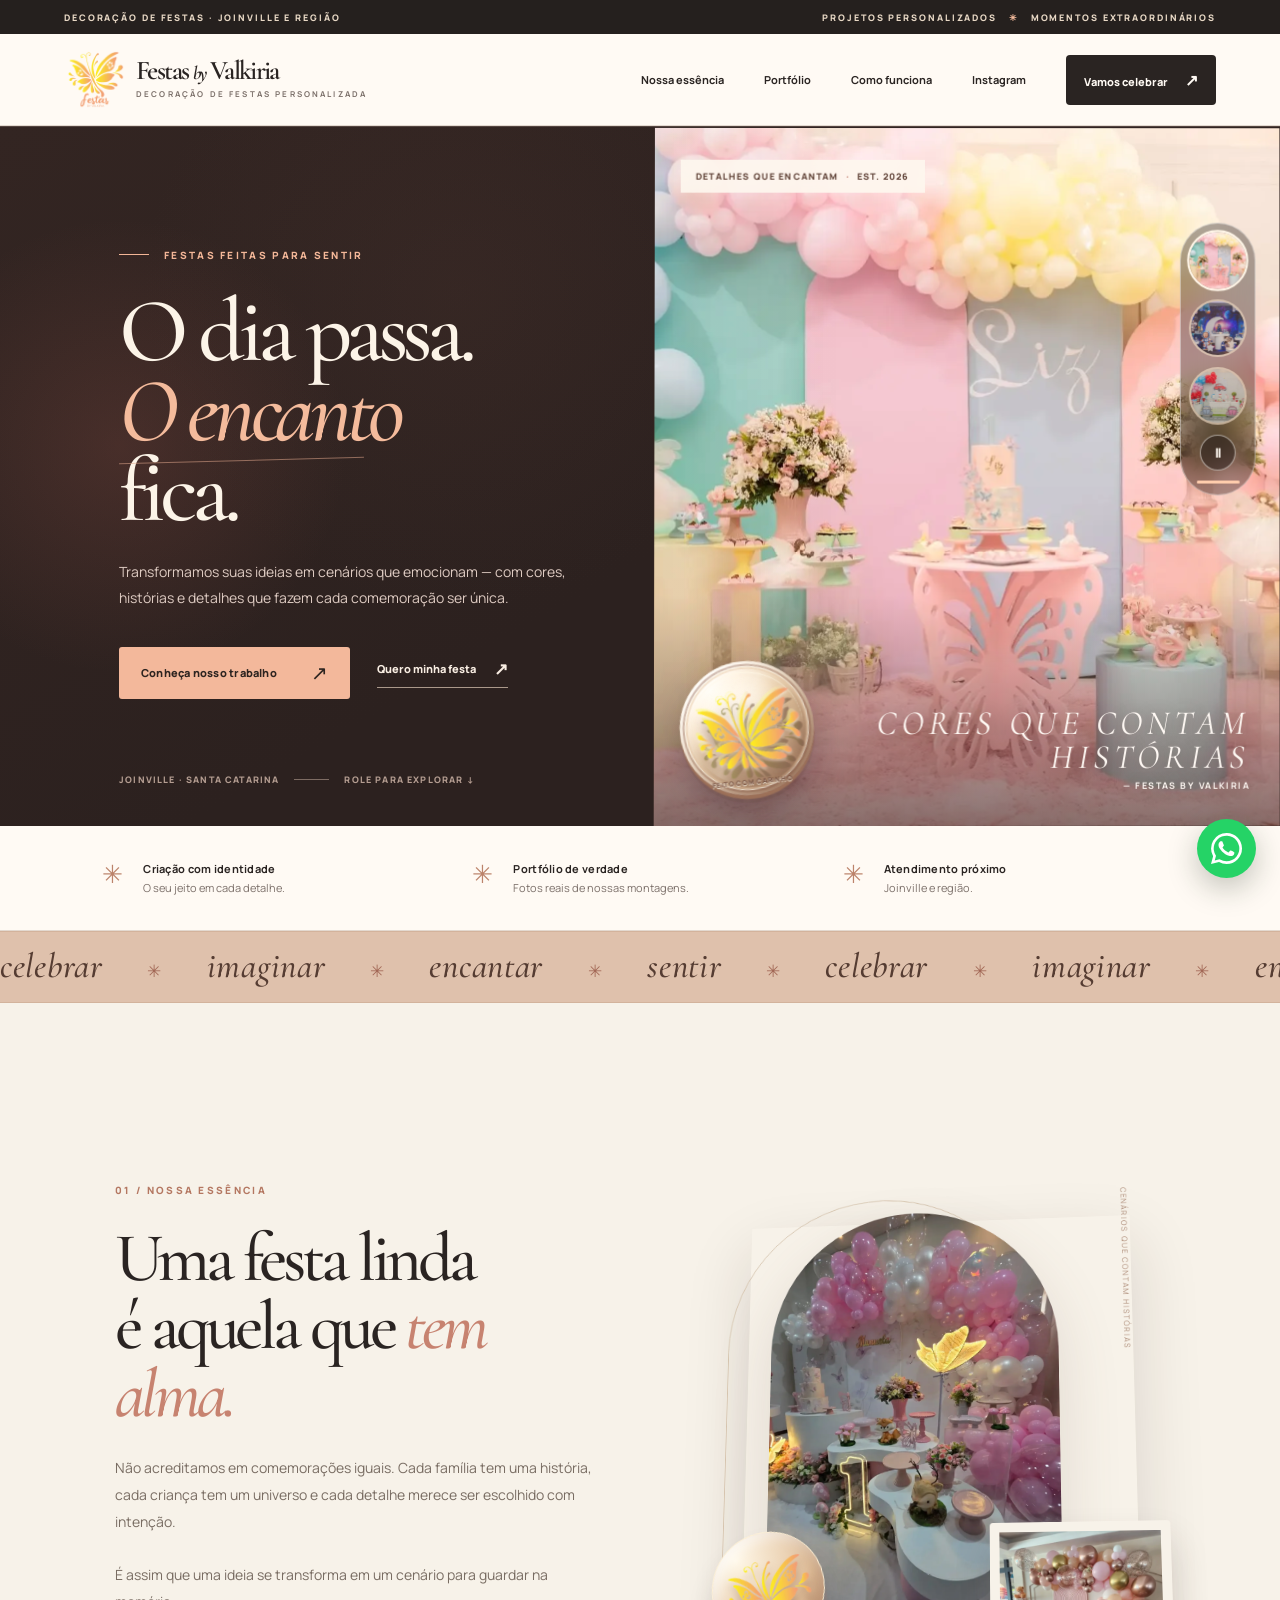
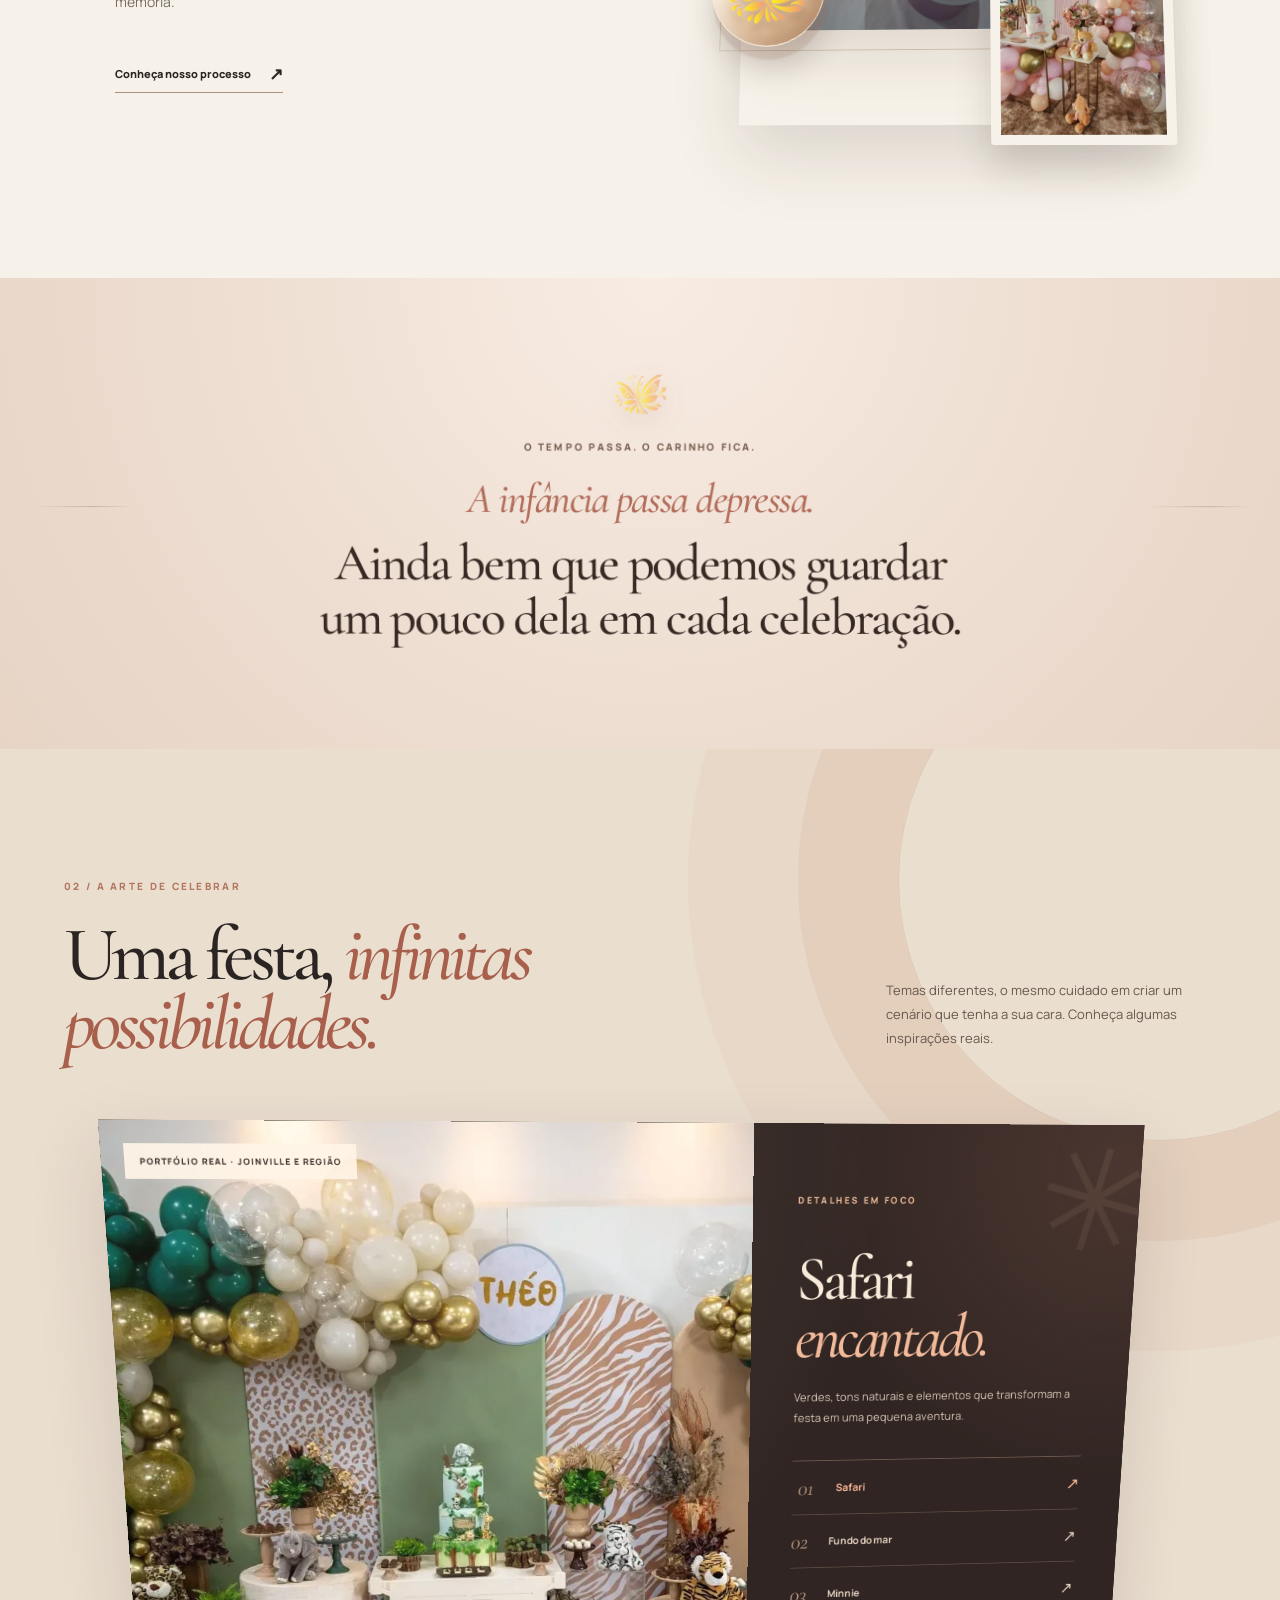
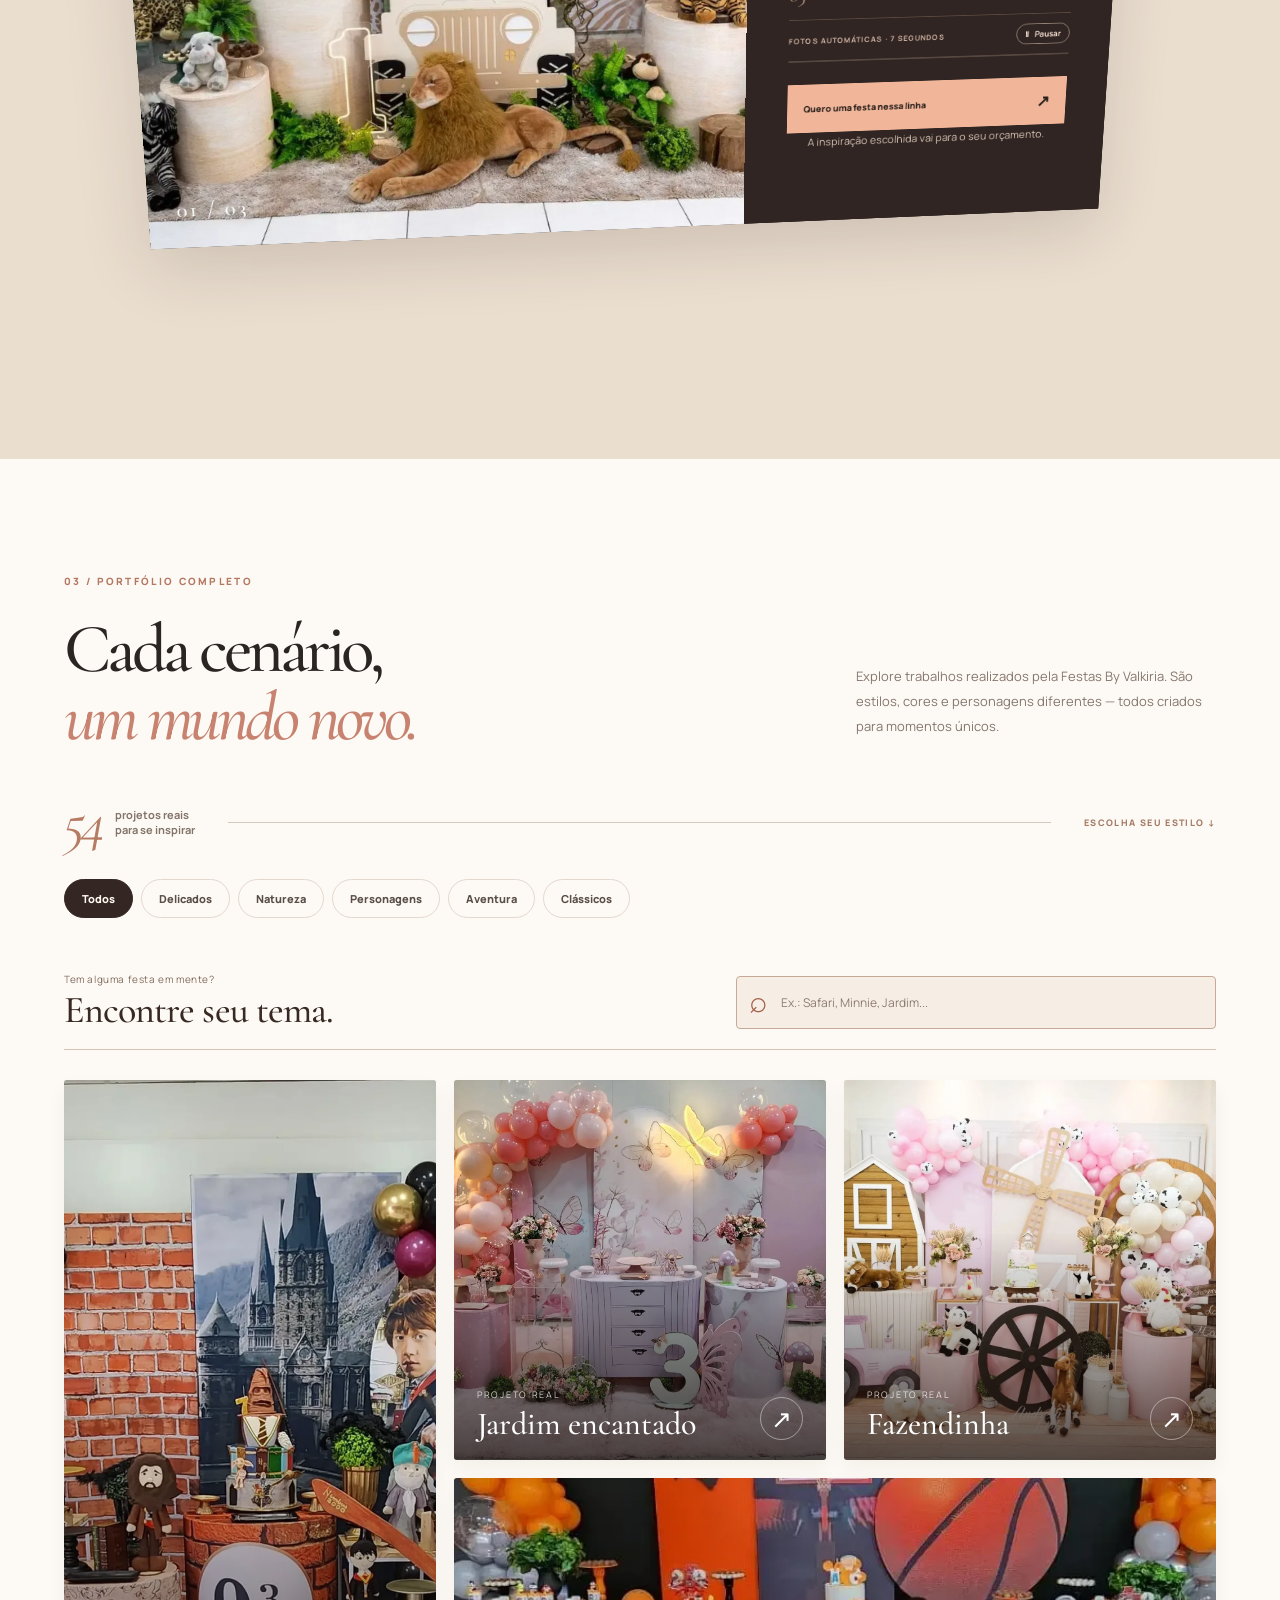
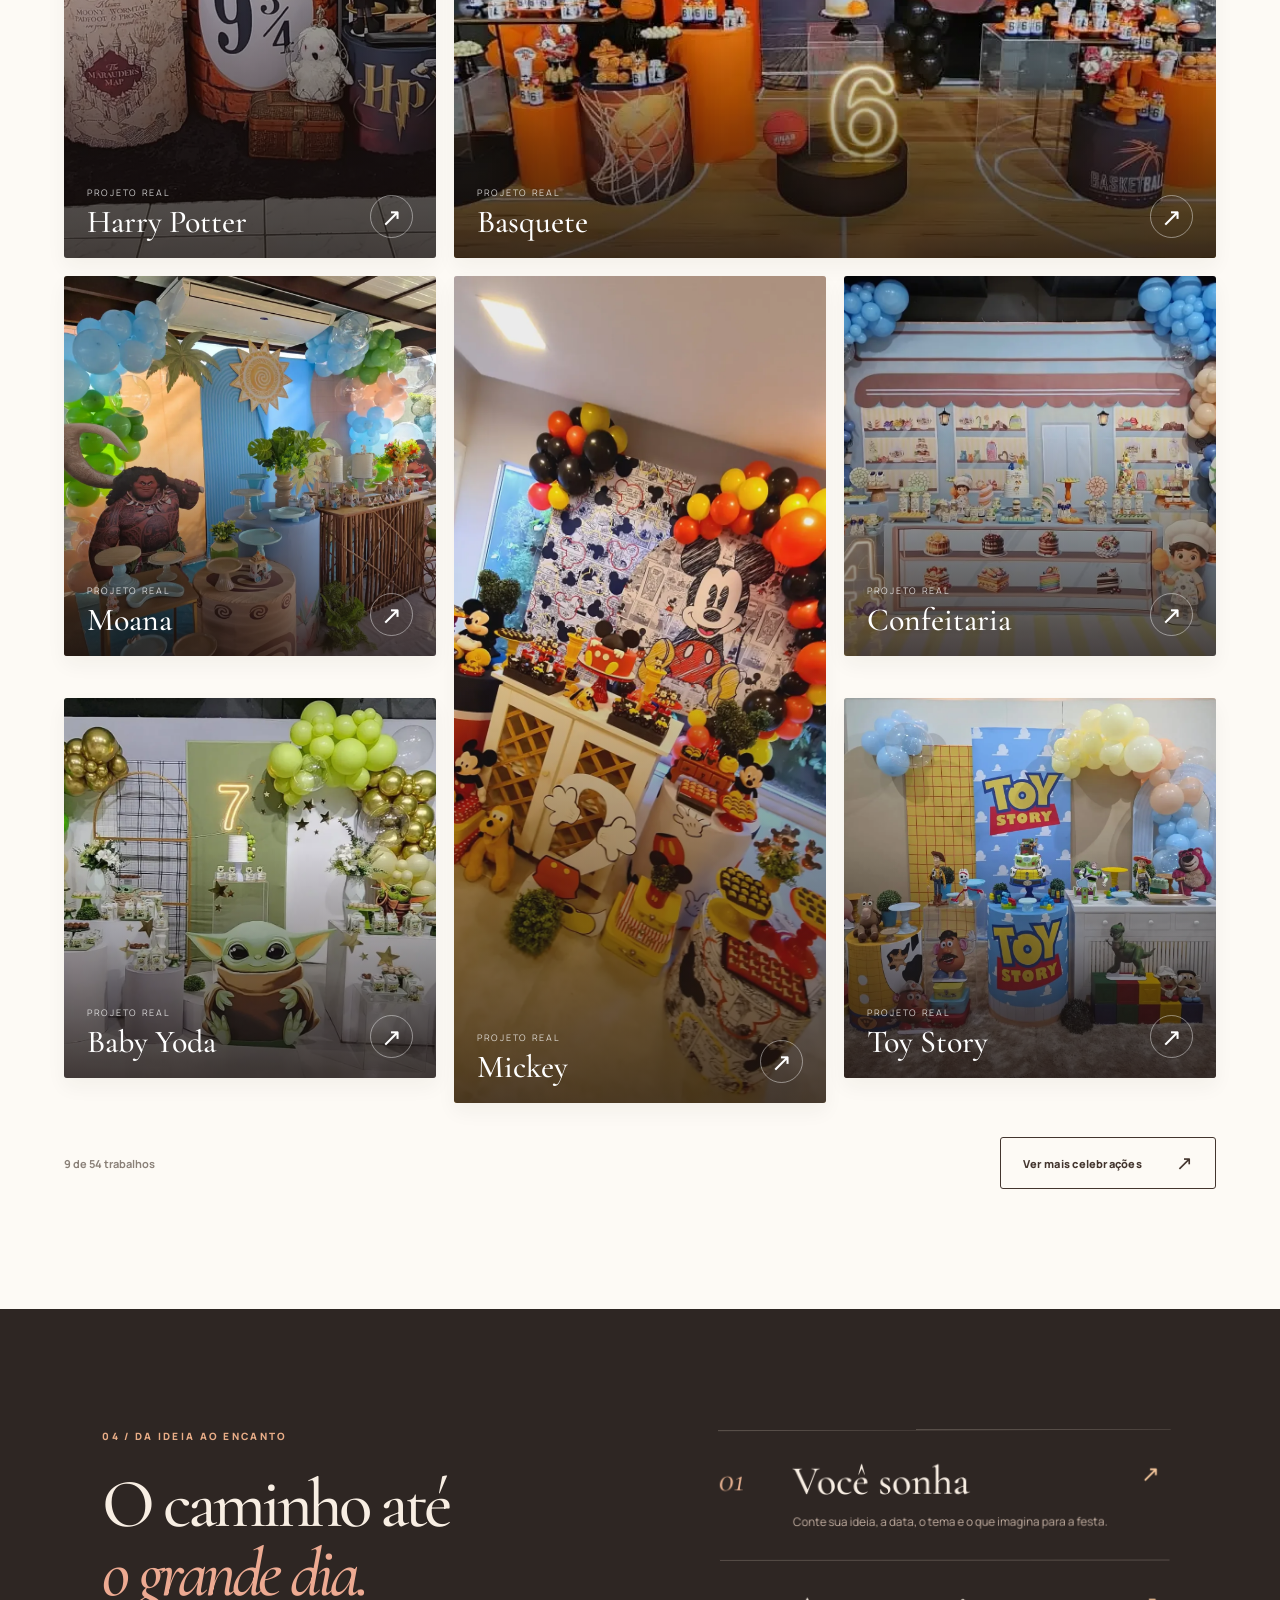
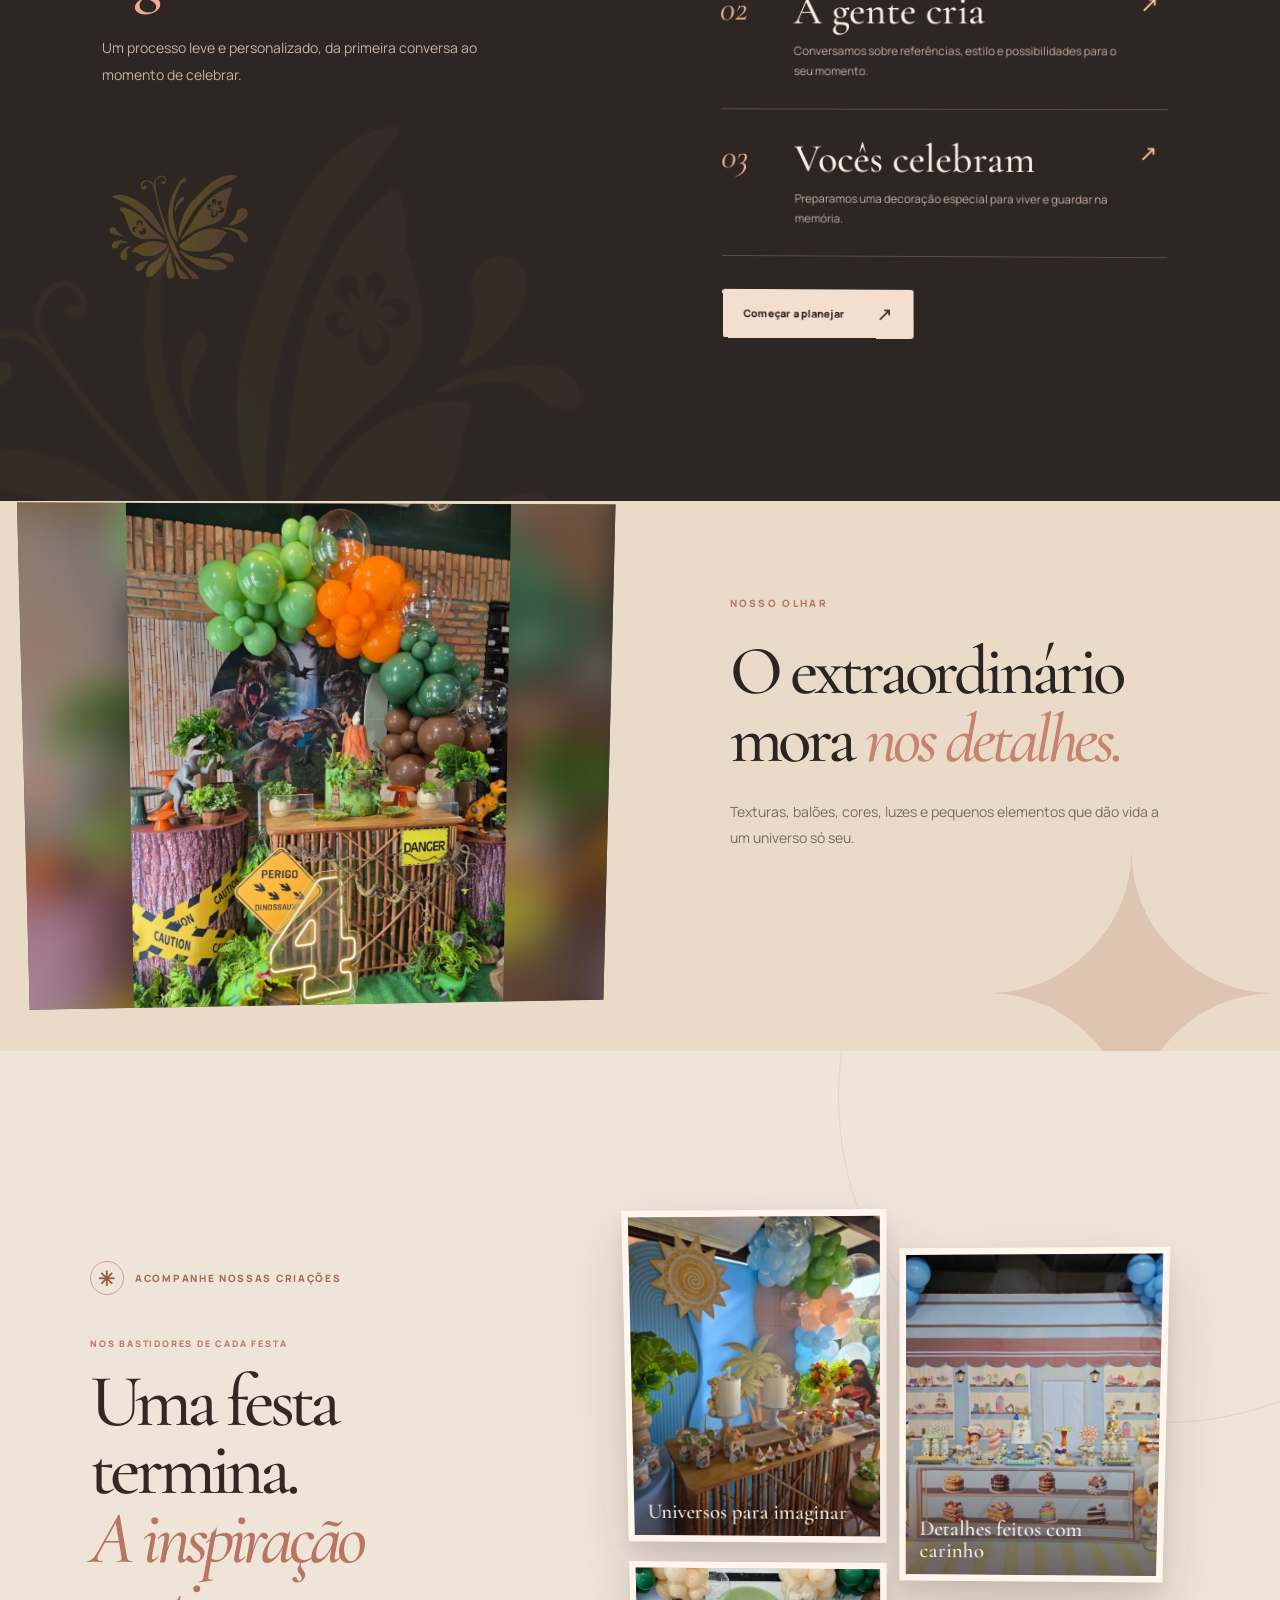
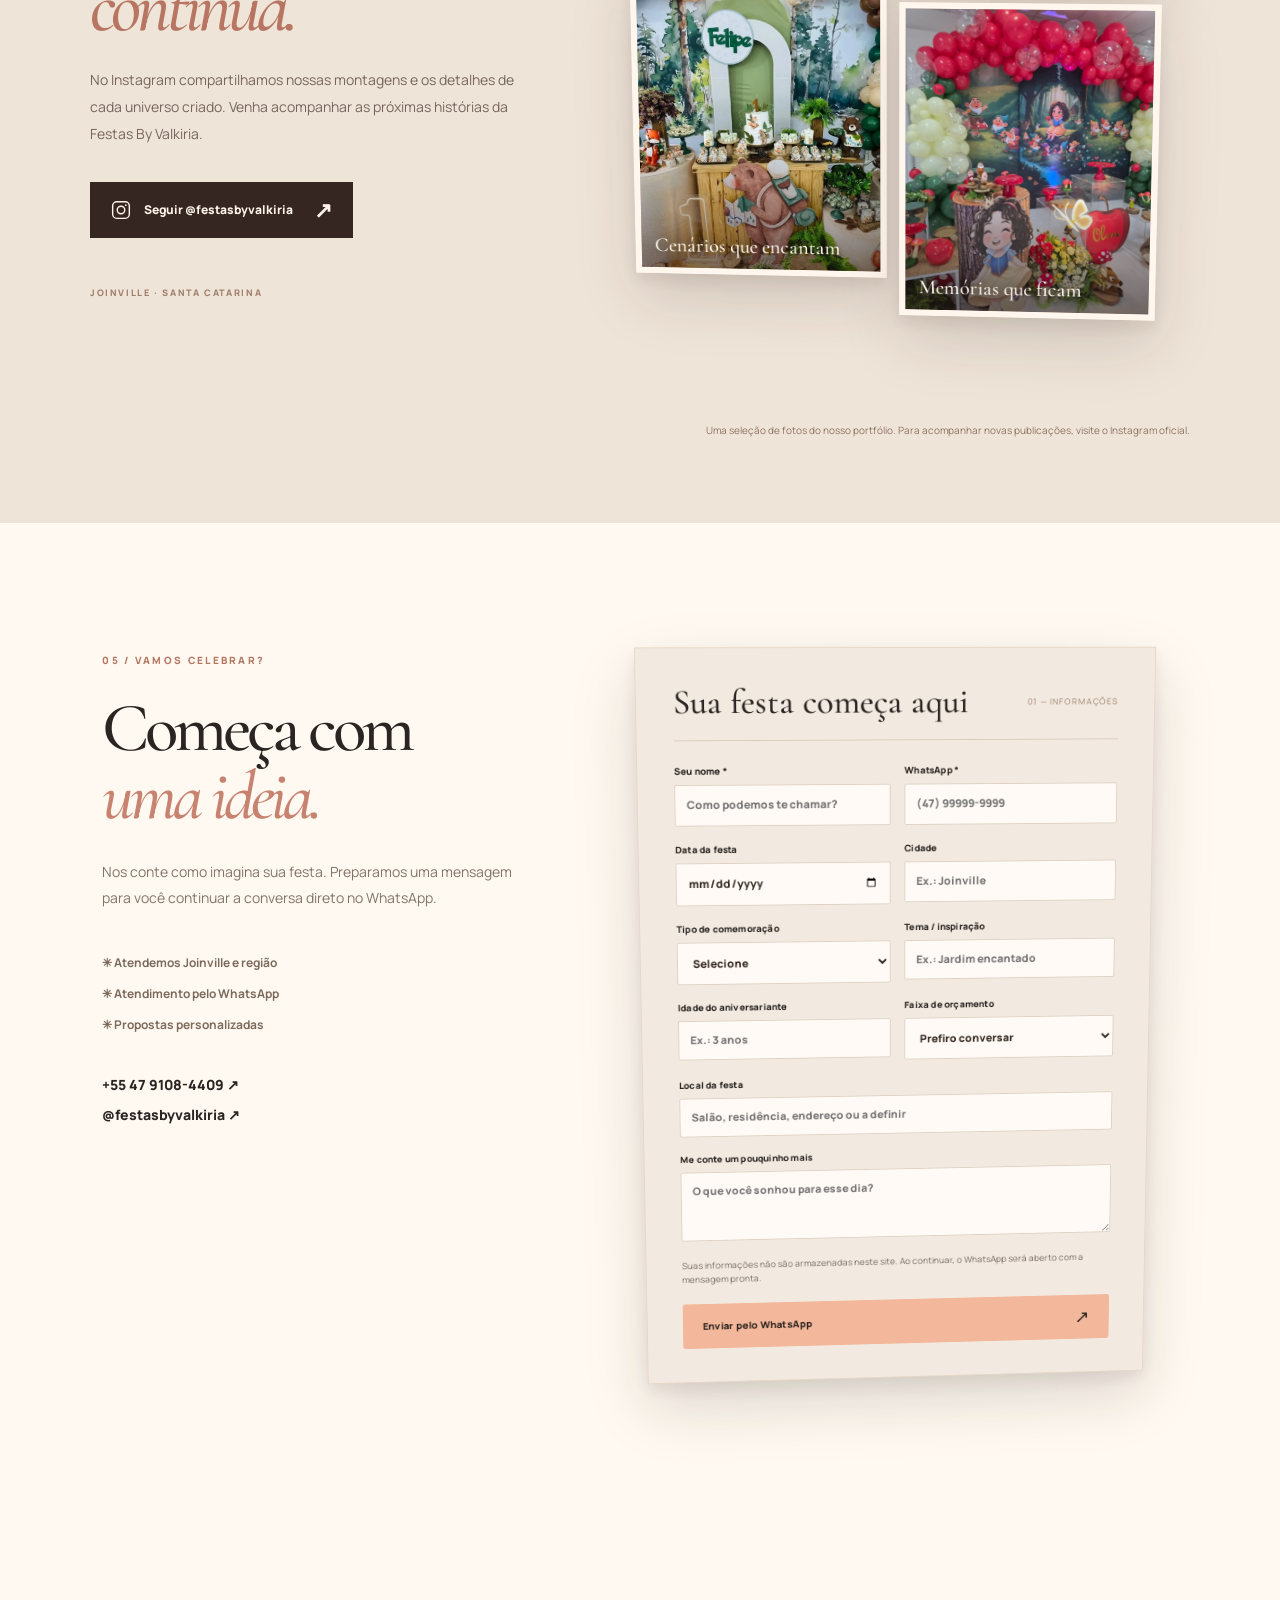
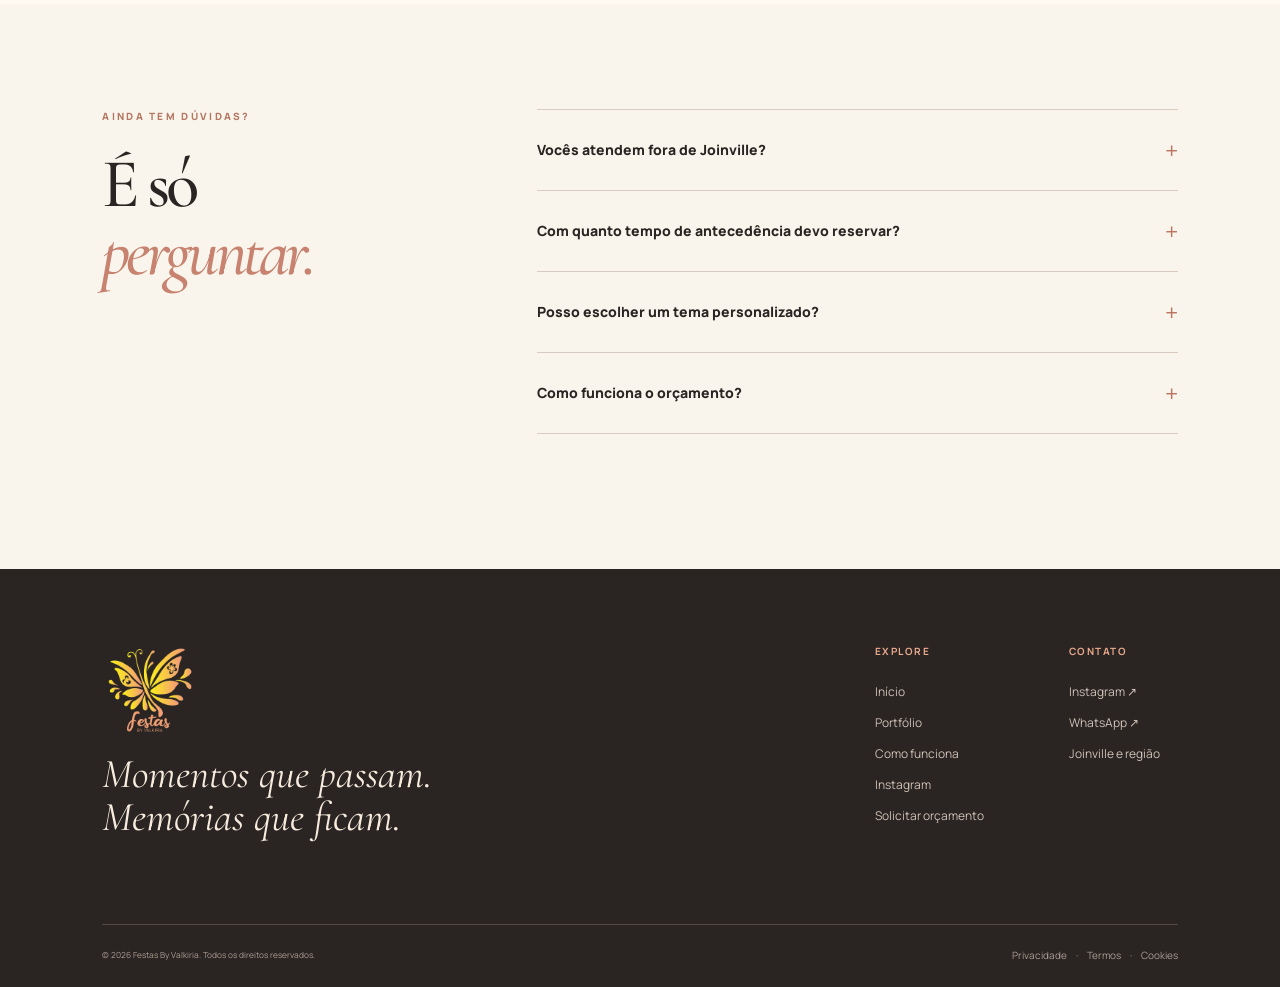
<file: index.html>
<!DOCTYPE html>
<html lang="pt-BR"><head>
<meta charset="utf-8"/><meta content="width=device-width,initial-scale=1,viewport-fit=cover" name="viewport"/>
<meta name="robots" content="index, follow, max-image-preview:large"/>
<title>Festas By Valkiria | Decoração de Festas em Joinville e Região</title>
<meta content="Decoração de festas em Joinville e região. Cenários personalizados e portfólio real para comemorações inesquecíveis. Peça seu orçamento pelo WhatsApp." name="description"/>
<link href="favicon.ico" rel="icon"/>
<link rel="canonical" href="https://festasbyvalkiria.com/"/>
<meta property="og:type" content="website"/>
<meta property="og:locale" content="pt_BR"/>
<meta property="og:site_name" content="Festas By Valkiria"/>
<meta property="og:title" content="Festas By Valkiria | Celebrações que ficam na memória"/>
<meta property="og:description" content="Decoração personalizada de festas em Joinville e região. Inspire-se com nossos trabalhos reais."/>
<meta property="og:url" content="https://festasbyvalkiria.com/"/>
<meta property="og:image" content="https://festasbyvalkiria.com/assets/og-whatsapp-v2.jpg"/>
<meta name="twitter:card" content="summary_large_image"/><link href="https://fonts.googleapis.com" rel="preconnect"/><link crossorigin="" href="https://fonts.gstatic.com" rel="preconnect"/>
<link href="https://fonts.googleapis.com/css2?family=Cormorant+Garamond:ital,wght@0,400;0,500;0,600;1,400;1,500;1,600&amp;family=Manrope:wght@400;500;600;700;800&amp;display=swap" rel="stylesheet"/>
<link href="v2-atelier.css" rel="stylesheet"/><script defer="" src="v2-atelier.js"></script></head>
<body><div aria-hidden="true" class="reading-progress" id="reading-progress"></div><a class="skip-link" href="#conteudo">Pular para o conteúdo</a>
<div class="topline"><span>DECORAÇÃO DE FESTAS · JOINVILLE E REGIÃO</span><span>PROJETOS PERSONALIZADOS <span aria-hidden="true">✳</span> MOMENTOS EXTRAORDINÁRIOS</span></div>
<header class="header" id="header"><a aria-label="Festas By Valkiria — início" class="brand" href="#inicio"><img alt="" src="assets/logo.webp"/><span>Festas <em>by</em> Valkiria<small>DECORAÇÃO DE FESTAS PERSONALIZADA</small></span></a>
<button aria-controls="nav-items" aria-expanded="false" aria-label="Abrir menu" class="menu-button" type="button"><span></span><span></span></button>
<nav aria-label="Navegação principal" class="nav-items" id="nav-items"><a href="#essencia">Nossa essência</a><a href="#portfolio">Portfólio</a><a href="#como-funciona">Como funciona</a><a href="#instagram">Instagram</a><a class="header-cta" href="#orcamento">Vamos celebrar <span aria-hidden="true">↗</span></a></nav></header>
<main id="conteudo"><section aria-labelledby="h1" class="hero" id="inicio"><div class="hero-copy">
<div class="eyebrow"><span class="little-line"></span> FESTAS FEITAS PARA SENTIR</div>
<h1 id="h1">O dia passa.<br/><em>O encanto</em><br/>fica.</h1>
<p class="hero-description">Transformamos suas ideias em cenários que emocionam — com cores, histórias e detalhes que fazem cada comemoração ser única.</p>
<div class="hero-actions"><a class="cta cta-coral" href="#portfolio">Conheça nosso trabalho <span>↗</span></a><a class="text-link" href="#orcamento">Quero minha festa <span>↗</span></a></div>
<div class="hero-end"><span>JOINVILLE · SANTA CATARINA</span><span class="hero-line"></span><span>ROLE PARA EXPLORAR ↓</span></div></div>
<div class="hero-photo-wrap" data-v26-scene="hero" id="hero-photo-wrap"><img alt="Decoração de festa em cores pastel, com balões e cenário personalizado" class="hero-photo" fetchpriority="high" height="1200" src="assets/portfolio/cores-pastel.webp" width="1600"/><div class="hero-photo-overlay"></div><div aria-hidden="true" class="ribbon">DETALHES QUE ENCANTAM <span>·</span> EST. 2026</div><div aria-label="Borboleta dourada da Festas By Valkiria com efeito tridimensional" class="hero-stamp hero-sculpture" role="img">
<div aria-hidden="true" class="hero-sculpture__disc">
<span class="hero-sculpture__rim"></span>
<span class="hero-sculpture__ambient"></span>
<span class="hero-sculpture__glint"></span>
<img alt="" class="hero-sculpture__layer hero-sculpture__layer--depth" decoding="async" height="360" src="assets/borboleta-simbolo.png" width="488"/>
<img alt="" class="hero-sculpture__layer hero-sculpture__layer--light" decoding="async" height="360" src="assets/borboleta-simbolo.png" width="488"/>
<img alt="" class="hero-sculpture__layer hero-sculpture__layer--front" decoding="async" height="360" src="assets/borboleta-simbolo.png" width="488"/>
</div>
<span aria-hidden="true" class="hero-sculpture__signature">FEITO COM <strong>CARINHO</strong></span>
</div><div aria-label="Escolha uma foto em destaque" class="hero-switcher" role="group">
<button aria-label="Mostrar Cores pastel" aria-pressed="true" class="hero-choice is-active" data-alt="Decoração em cores pastel da Festas By Valkiria" data-caption="Cores que contam histórias" data-photo="cores-pastel.webp" type="button"><img alt="" loading="lazy" src="assets/portfolio/cores-pastel.webp"/></button>
<button aria-label="Mostrar Astronauta" aria-pressed="false" class="hero-choice" data-alt="Decoração tema Astronauta da Festas By Valkiria" data-caption="Um universo de descobertas" data-photo="astronauta.webp" type="button"><img alt="" loading="lazy" src="assets/portfolio/astronauta.webp"/></button>
<button aria-label="Mostrar Carros" aria-pressed="false" class="hero-choice" data-alt="Decoração tema Carros da Festas By Valkiria" data-caption="Diversão em movimento" data-photo="carros.webp" type="button"><img alt="" loading="lazy" src="assets/portfolio/carros.webp"/></button>
<button aria-label="Pausar troca automática das fotos de destaque" aria-pressed="false" class="autoplay-toggle autoplay-toggle--hero" id="hero-autoplay-toggle" title="Pausar fotos automáticas" type="button"><span aria-hidden="true">Ⅱ</span></button>
<span aria-hidden="true" class="autoplay-track autoplay-track--hero"><span class="autoplay-track-fill"></span></span>
</div><div class="hero-caption"><span aria-live="polite" id="hero-photo-caption">Cores que contam histórias</span> <small>— FESTAS BY VALKIRIA</small></div></div></section>
<section aria-label="Nossa proposta" class="under-hero"><div><span class="symbol">✳</span><strong>Criação com identidade</strong><small>O seu jeito em cada detalhe.</small></div><div><span class="symbol">✳</span><strong>Portfólio de verdade</strong><small>Fotos reais de nossas montagens.</small></div><div><span class="symbol">✳</span><strong>Atendimento próximo</strong><small>Joinville e região.</small></div></section>
<div aria-label="Celebrar é transformar momentos em memória" class="editorial-ribbon"><div aria-hidden="true" class="ribbon-flow"><span>celebrar <b>✳</b> imaginar <b>✳</b> encantar <b>✳</b> sentir <b>✳</b> celebrar <b>✳</b> imaginar <b>✳</b> encantar <b>✳</b> sentir <b>✳</b></span><span>celebrar <b>✳</b> imaginar <b>✳</b> encantar <b>✳</b> sentir <b>✳</b> celebrar <b>✳</b> imaginar <b>✳</b> encantar <b>✳</b> sentir <b>✳</b></span></div></div>
<section class="essencia" id="essencia"><div class="essencia-text" data-reveal=""><p class="overline">01 / NOSSA ESSÊNCIA</p><h2>Uma festa linda<br/>é aquela que <em>tem alma.</em></h2><p>Não acreditamos em comemorações iguais. Cada família tem uma história, cada criança tem um universo e cada detalhe merece ser escolhido com intenção.</p><p>É assim que uma ideia se transforma em um cenário para guardar na memória.</p><a class="text-link dark" href="#como-funciona">Conheça nosso processo <span>↗</span></a></div>
<div class="essencia-photos" data-reveal="" data-v26-scene="gallery"><div aria-hidden="true" class="outline"></div><img alt="Festa com borboletas e tons rosados" class="essencia-large" loading="lazy" src="assets/portfolio/jardim-de-borboletas.webp"/><img alt="Detalhes delicados de festa com ursinhos" class="essencia-small" loading="lazy" src="assets/portfolio/ursinhos.webp"/><div aria-hidden="true" class="essencia-seal"><img alt="" src="assets/borboleta-simbolo.png"/></div><span class="photo-credit">CENÁRIOS QUE CONTAM HISTÓRIAS</span></div></section>
<section aria-label="Uma lembrança de infância" class="statement statement-childhood">
<div class="statement-inner" data-reveal="" data-v26-scene="text">
<span aria-hidden="true" class="line"></span>
<div class="statement-copy">
<img alt="" aria-hidden="true" class="statement-butterfly" height="96" loading="lazy" src="assets/borboleta-simbolo.png" width="96"/>
<span class="statement-eyebrow">O TEMPO PASSA. O CARINHO FICA.</span>
<p class="statement-prelude"><em>A infância passa depressa.</em></p>
<p class="statement-message"><strong>Ainda bem que podemos guardar um pouco dela em cada celebração.</strong></p>
</div>
<span aria-hidden="true" class="line"></span>
</div>
</section>
<section aria-labelledby="curated-heading" class="curated" id="destaques">
<div class="curated-heading" data-reveal="">
<div><p class="overline">02 / A ARTE DE CELEBRAR</p><h2 id="curated-heading">Uma festa, <em>infinitas possibilidades.</em></h2></div>
<p>Temas diferentes, o mesmo cuidado em criar um cenário que tenha a sua cara. Conheça algumas inspirações reais.</p>
</div>
<div class="curated-stage" data-reveal="" data-v26-scene="feature">
<div class="curated-visual">
<img alt="Decoração tema Safari da Festas By Valkiria" height="1200" id="curated-image" loading="lazy" src="assets/portfolio/safari.webp" width="1600"/>
<span class="curated-photo-tag">PORTFÓLIO REAL · JOINVILLE E REGIÃO</span>
<span class="curated-counter" id="curated-counter">01 / 03</span>
</div>
<div class="curated-panel">
<div aria-hidden="true" class="curated-corner">✳</div>
<p class="curated-label">DETALHES EM FOCO</p>
<h3 aria-live="polite" id="curated-title">Safari <em>encantado.</em></h3>
<p id="curated-description">Verdes, tons naturais e elementos que transformam a festa em uma pequena aventura.</p>
<div aria-label="Escolher uma inspiração" class="curated-choices" role="group">
<button aria-pressed="true" class="curated-choice is-selected" data-index="0" type="button"><span>01</span> Safari <span aria-hidden="true">↗</span></button>
<button aria-pressed="false" class="curated-choice" data-index="1" type="button"><span>02</span> Fundo do mar <span aria-hidden="true">↗</span></button>
<button aria-pressed="false" class="curated-choice" data-index="2" type="button"><span>03</span> Minnie <span aria-hidden="true">↗</span></button>
</div>
<div class="curated-autoplay-controls"><span>FOTOS AUTOMÁTICAS <span aria-hidden="true">·</span> 7 SEGUNDOS</span><button aria-label="Pausar troca automática das inspirações" aria-pressed="false" class="autoplay-toggle autoplay-toggle--curated" id="curated-autoplay-toggle" type="button"><span aria-hidden="true">Ⅱ</span><span class="autoplay-toggle-label">Pausar</span></button></div>
<span aria-hidden="true" class="autoplay-track autoplay-track--curated"><span class="autoplay-track-fill"></span></span>
<a class="curated-cta" href="#orcamento" id="curated-cta">Quero uma festa nessa linha <span aria-hidden="true">↗</span></a><p class="curated-helper">A inspiração escolhida vai para o seu orçamento.</p>
</div>
</div>
</section>
<section class="portfolio-section" id="portfolio"><div class="section-head" data-reveal=""><div><p class="overline">03 / PORTFÓLIO COMPLETO</p><h2>Cada cenário,<br/><em>um mundo novo.</em></h2></div><p>Explore trabalhos realizados pela Festas By Valkiria. São estilos, cores e personagens diferentes — todos criados para momentos únicos.</p></div><div aria-label="54 projetos reais no portfólio" class="portfolio-tally"><span class="portfolio-tally-number">54</span><span>projetos reais<br/>para se inspirar</span><span aria-hidden="true" class="portfolio-tally-line"></span><span>ESCOLHA SEU ESTILO ↓</span></div><div aria-label="Filtrar portfólio" class="filter-bar" role="group"><button aria-pressed="true" class="filter active" data-filter="all" type="button">Todos</button><button aria-pressed="false" class="filter" data-filter="delicados" type="button">Delicados</button><button aria-pressed="false" class="filter" data-filter="natureza" type="button">Natureza</button><button aria-pressed="false" class="filter" data-filter="personagens" type="button">Personagens</button><button aria-pressed="false" class="filter" data-filter="aventura" type="button">Aventura</button><button aria-pressed="false" class="filter" data-filter="classicos" type="button">Clássicos</button></div>
<div aria-label="Encontrar uma inspiração" class="portfolio-search" role="search">
<label for="portfolio-query"><span>Tem alguma festa em mente?</span><strong>Encontre seu tema.</strong></label>
<div class="portfolio-search-field"><span aria-hidden="true" class="search-glyph">⌕</span><input aria-describedby="gallery-status" autocomplete="off" id="portfolio-query" maxlength="60" placeholder="Ex.: Safari, Minnie, Jardim..." type="search"/><button hidden="" id="portfolio-search-clear" type="button">Limpar busca</button></div>
</div>
<div aria-live="polite" class="gallery-grid" id="gallery-grid"></div><div class="gallery-bottom"><p id="gallery-status" role="status"></p><button class="cta cta-outline" id="gallery-more" type="button">Ver mais celebrações <span>↗</span></button></div></section>
<section class="experience" id="como-funciona"><div class="experience-title"><p class="overline">04 / DA IDEIA AO ENCANTO</p><h2>O caminho até<br/><em>o grande dia.</em></h2><p>Um processo leve e personalizado, da primeira conversa ao momento de celebrar.</p><div aria-hidden="true" class="small-brand"><img alt="" src="assets/borboleta-simbolo.png"/></div></div><div class="steps" data-v26-scene="feature"><div class="step"><span>01</span><div><h3>Você sonha</h3><p>Conte sua ideia, a data, o tema e o que imagina para a festa.</p></div><span aria-hidden="true" class="step-arrow">↗</span></div><div class="step"><span>02</span><div><h3>A gente cria</h3><p>Conversamos sobre referências, estilo e possibilidades para o seu momento.</p></div><span aria-hidden="true" class="step-arrow">↗</span></div><div class="step"><span>03</span><div><h3>Vocês celebram</h3><p>Preparamos uma decoração especial para viver e guardar na memória.</p></div><span aria-hidden="true" class="step-arrow">↗</span></div><a class="cta cta-light" href="#orcamento">Começar a planejar <span>↗</span></a></div></section>
<section class="feature-break" data-scene-3d=""><div class="feature-photo" data-v26-scene="gallery"><img alt="Decoração de festa com tema Dinossauros, balões e detalhes coloridos" loading="lazy" src="assets/portfolio/dinossauros.webp"/></div><div class="feature-copy"><p class="overline">NOSSO OLHAR</p><h2>O extraordinário<br/>mora <em>nos detalhes.</em></h2><p>Texturas, balões, cores, luzes e pequenos elementos que dão vida a um universo só seu.</p><div aria-hidden="true" class="faux-tile">✦</div></div></section>
<section aria-labelledby="instagram-heading" class="instagram-section" id="instagram">
<div class="instagram-shell">
<div class="instagram-intro" data-scene-3d="">
<div class="instagram-kicker"><span aria-hidden="true" class="instagram-kicker-icon">✳</span> ACOMPANHE NOSSAS CRIAÇÕES</div>
<p class="instagram-overline">NOS BASTIDORES DE CADA FESTA</p>
<h2 id="instagram-heading">Uma festa termina.<br/><em>A inspiração continua.</em></h2>
<p class="instagram-description">No Instagram compartilhamos nossas montagens e os detalhes de cada universo criado. Venha acompanhar as próximas histórias da Festas By Valkiria.</p>
<a aria-label="Abrir o Instagram oficial Festas By Valkiria" class="instagram-follow" href="https://www.instagram.com/festasbyvalkiria/" rel="noopener noreferrer" target="_blank">
<svg aria-hidden="true" fill="none" stroke="currentColor" stroke-linecap="round" stroke-linejoin="round" stroke-width="1.7" viewbox="0 0 24 24"><rect height="20" rx="5" width="20" x="2" y="2"></rect><circle cx="12" cy="12" r="4.5"></circle><circle cx="17.8" cy="6.2" fill="currentColor" r="1" stroke="none"></circle></svg>
<span>Seguir @festasbyvalkiria</span><span aria-hidden="true" class="instagram-follow-arrow">↗</span>
</a>
<span class="instagram-city">JOINVILLE · SANTA CATARINA</span>
</div>
<div aria-label="Uma seleção de quatro decorações realizadas" class="instagram-showcase" data-scene-3d="" data-v26-scene="instagram">
<figure class="instagram-card instagram-card--one"><img alt="Decoração real tema Moana da Festas By Valkiria" decoding="async" height="900" loading="lazy" src="assets/portfolio/moana-2.webp" width="1200"/><figcaption>Universos para imaginar</figcaption></figure>
<figure class="instagram-card instagram-card--two"><img alt="Decoração real tema Confeitaria da Festas By Valkiria" decoding="async" height="900" loading="lazy" src="assets/portfolio/confeitaria.webp" width="1200"/><figcaption>Detalhes feitos com carinho</figcaption></figure>
<figure class="instagram-card instagram-card--three"><img alt="Decoração real tema Floresta Encantada da Festas By Valkiria" decoding="async" height="900" loading="lazy" src="assets/portfolio/floresta-encantada.webp" width="1200"/><figcaption>Cenários que encantam</figcaption></figure>
<figure class="instagram-card instagram-card--four"><img alt="Decoração real tema Branca de Neve da Festas By Valkiria" decoding="async" height="900" loading="lazy" src="assets/portfolio/branca-de-neve.webp" width="1200"/><figcaption>Memórias que ficam</figcaption></figure>
</div>
<p class="instagram-disclaimer">Uma seleção de fotos do nosso portfólio. Para acompanhar novas publicações, visite o Instagram oficial.</p>
</div>
</section>
<section class="contact-section" id="orcamento"><div class="contact-info"><p class="overline">05 / VAMOS CELEBRAR?</p><h2>Começa com<br/><em>uma ideia.</em></h2><p>Nos conte como imagina sua festa. Preparamos uma mensagem para você continuar a conversa direto no WhatsApp.</p><div class="contact-points"><span>✳ Atendemos Joinville e região</span><span>✳ Atendimento pelo WhatsApp</span><span>✳ Propostas personalizadas</span></div><div class="contact-links"><a href="https://wa.me/554791084409" rel="noopener noreferrer" target="_blank">+55 47 9108-4409 ↗</a><a href="https://www.instagram.com/festasbyvalkiria/" rel="noopener noreferrer" target="_blank">@festasbyvalkiria ↗</a></div></div>
<form data-v26-scene="form" id="quote-form" novalidate=""><div class="form-head"><strong>Sua festa começa aqui</strong><span>01 — INFORMAÇÕES</span></div><div class="form-grid"><label>Seu nome *<input autocomplete="name" id="nome" placeholder="Como podemos te chamar?" required=""/></label><label>WhatsApp *<input autocomplete="tel" id="whatsapp" inputmode="tel" placeholder="(47) 99999-9999" required="" type="tel"/></label><label>Data da festa<input id="data" type="date"/></label><label>Cidade<input id="cidade" placeholder="Ex.: Joinville"/></label><label>Tipo de comemoração<select id="tipo"><option value="">Selecione</option><option>Aniversário infantil</option><option>Chá de bebê</option><option>Batizado</option><option>Outra comemoração</option></select></label><label>Tema / inspiração<input id="tema" placeholder="Ex.: Jardim encantado"/></label><label>Idade do aniversariante<input id="idade" placeholder="Ex.: 3 anos"/></label><label>Faixa de orçamento<select id="faixa"><option value="">Prefiro conversar</option><option>Até R$ 1.000</option><option>R$ 1.000 a R$ 2.000</option><option>R$ 2.000 a R$ 3.500</option><option>Acima de R$ 3.500</option></select></label><label class="span-2">Local da festa<input id="local" placeholder="Salão, residência, endereço ou a definir"/></label><label class="span-2">Me conte um pouquinho mais<textarea id="detalhes" placeholder="O que você sonhou para esse dia?" rows="3"></textarea></label></div><p class="form-note">Suas informações não são armazenadas neste site. Ao continuar, o WhatsApp será aberto com a mensagem pronta.</p><p class="form-error" hidden="" id="form-error" role="alert"></p><button class="cta cta-coral submit" type="submit">Enviar pelo WhatsApp <span>↗</span></button></form></section>
<section class="faq-section"><div><p class="overline">AINDA TEM DÚVIDAS?</p><h2>É só<br/><em>perguntar.</em></h2></div><div class="faq-accordions"><details><summary>Vocês atendem fora de Joinville?<span>+</span></summary><p>Sim, atendemos Joinville e região conforme disponibilidade e distância. Consulte sua cidade pelo WhatsApp.</p></details><details><summary>Com quanto tempo de antecedência devo reservar?<span>+</span></summary><p>Quanto antes, melhor — principalmente em datas disputadas. Confirmamos a disponibilidade para cada evento.</p></details><details><summary>Posso escolher um tema personalizado?<span>+</span></summary><p>Sim! A proposta é desenvolvida a partir das suas referências, estilo e informações da comemoração.</p></details><details><summary>Como funciona o orçamento?<span>+</span></summary><p>Preencha o formulário e o site abrirá o WhatsApp com uma mensagem pronta para continuar o atendimento.</p></details></div></section>
</main><footer class="footer"><div class="footer-top"><div><img alt="Festas By Valkiria" src="assets/logo.webp"/><p>Momentos que passam.<br/>Memórias que ficam.</p></div><div class="footer-link-grid"><div><strong>EXPLORE</strong><a href="#inicio">Início</a><a href="#portfolio">Portfólio</a><a href="#como-funciona">Como funciona</a><a href="#instagram">Instagram</a><a href="#orcamento">Solicitar orçamento</a></div><div><strong>CONTATO</strong><a href="https://www.instagram.com/festasbyvalkiria/" rel="noopener noreferrer" target="_blank">Instagram ↗</a><a href="https://wa.me/554791084409" rel="noopener noreferrer" target="_blank">WhatsApp ↗</a><span>Joinville e região</span></div></div></div><div class="footer-bottom"><small>© 2026 Festas By Valkiria. Todos os direitos reservados.</small><span class="footer-legal-links"><a href="politica-de-privacidade.html">Privacidade</a> · <a href="termos-de-uso.html">Termos</a> · <a href="politica-de-cookies.html">Cookies</a></span></div></footer>
<nav aria-label="Atalhos de navegação no celular" class="mobile-actionbar">
<a class="mobile-actionbar-portfolio" href="#portfolio">Ver festas <span aria-hidden="true">↗</span></a>
<a class="mobile-actionbar-budget" href="#orcamento">Solicitar orçamento <span aria-hidden="true">↗</span></a>
</nav>
<a aria-label="Falar pelo WhatsApp" class="wa-float" href="https://wa.me/554791084409" rel="noopener noreferrer" target="_blank"><svg aria-hidden="true" fill="currentColor" viewbox="0 0 24 24"><path d="M20.52 3.48A11.89 11.89 0 0 0 12.03 0a12 12 0 0 0-10.4 17.97L0 24l6.19-1.62A12.03 12.03 0 0 0 12.03 24h.01A12 12 0 0 0 24 12a11.95 11.95 0 0 0-3.48-8.52ZM12.04 21.9h-.01a9.9 9.9 0 0 1-5.05-1.38l-.36-.21-3.74.98 1-3.64-.24-.37a9.9 9.9 0 1 1 8.4 4.62Zm5.43-7.4c-.3-.15-1.76-.87-2.03-.97-.28-.1-.48-.15-.69.15-.2.3-.79.97-.97 1.17-.18.2-.36.22-.66.08-.3-.15-1.26-.47-2.4-1.48-.89-.79-1.49-1.76-1.67-2.05-.18-.3-.02-.46.13-.6.14-.13.3-.35.45-.52.15-.18.2-.3.3-.5.1-.2.05-.38-.03-.53-.08-.15-.69-1.65-.94-2.26-.25-.6-.5-.52-.69-.53h-.59c-.2 0-.53.08-.81.38-.28.3-1.06 1.04-1.06 2.53 0 1.48 1.09 2.91 1.24 3.11.15.2 2.14 3.27 5.18 4.58.72.31 1.28.5 1.72.64.72.23 1.37.2 1.89.12.58-.09 1.76-.72 2.01-1.42.25-.69.25-1.29.18-1.42-.08-.13-.28-.2-.58-.35Z"></path></svg></a>
<div aria-label="Foto do portfólio ampliada" aria-modal="true" class="lightbox" hidden="" id="lightbox" role="dialog"><button aria-label="Fechar foto" class="lightbox-close">×</button><button aria-label="Foto anterior" class="lightbox-prev">‹</button><figure><img alt=""/><figcaption></figcaption><span aria-live="polite" class="lightbox-count"></span><a class="lightbox-cta" href="https://wa.me/554791084409" rel="noopener noreferrer" target="_blank">Quero uma festa assim ↗</a></figure><button aria-label="Próxima foto" class="lightbox-next">›</button></div>
</body></html>
</file>
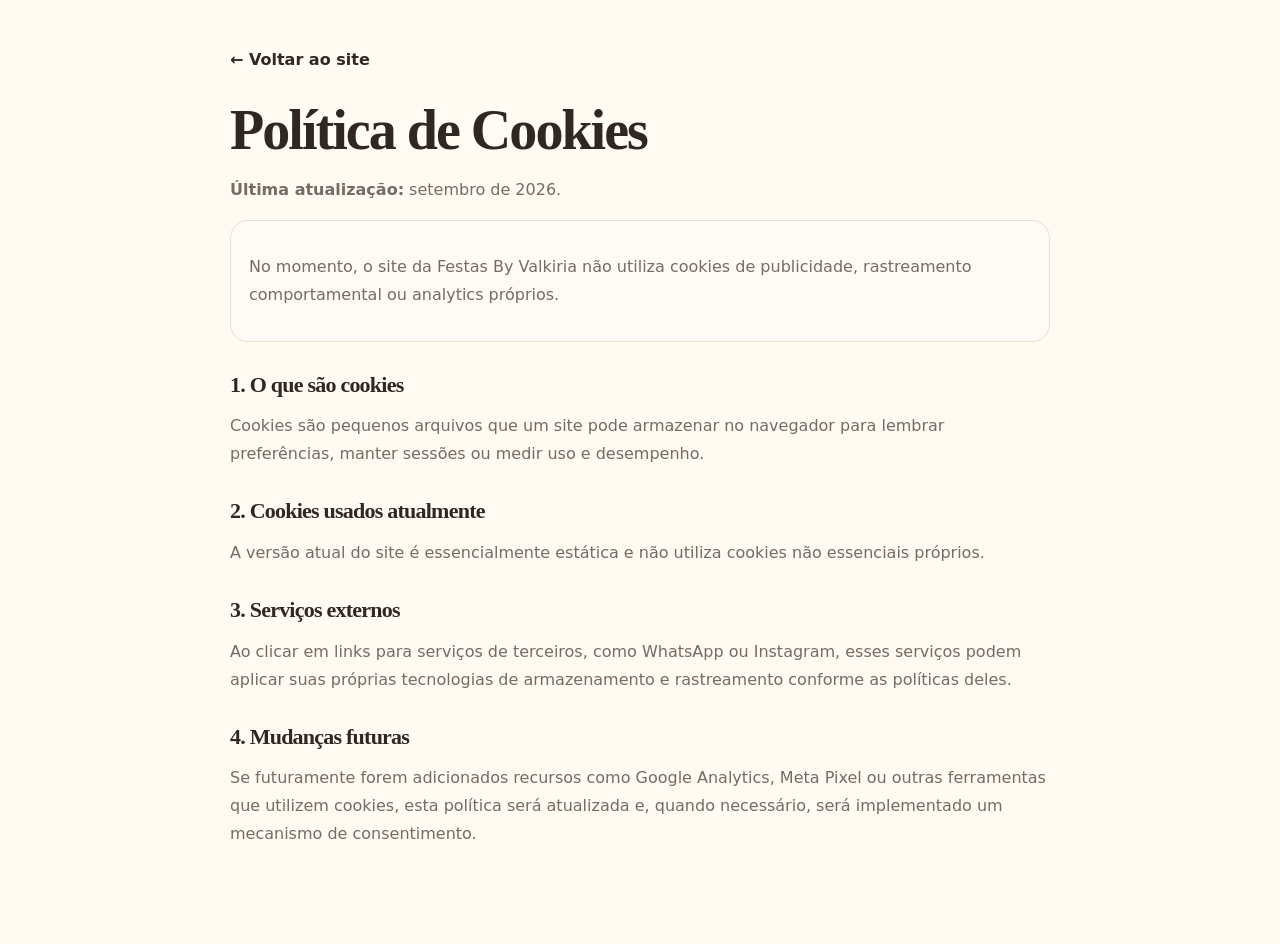
<file: politica-de-cookies.html>
<!DOCTYPE html>

<html lang="pt-BR">
<head>
<meta charset="utf-8"/>
<meta content="width=device-width, initial-scale=1, viewport-fit=cover" name="viewport"/>
<meta content="index, follow, max-image-preview:large" name="robots"/>
<title>Política de Cookies | Festas By Valkiria</title>
<meta content="Política de Cookies da Festas By Valkiria." name="description"/>
<link href="/favicon.ico" rel="icon" sizes="any"/>
<link href="styles.css" rel="stylesheet"/>
</head>
<body>
<main class="legal-page">
<a class="legal-back" href="/">← Voltar ao site</a>
<h1>Política de Cookies</h1>
<p><strong>Última atualização:</strong> setembro de 2026.</p>
<div class="legal-note">
<p>No momento, o site da Festas By Valkiria não utiliza cookies de publicidade, rastreamento comportamental ou analytics próprios.</p>
</div>
<h2>1. O que são cookies</h2>
<p>Cookies são pequenos arquivos que um site pode armazenar no navegador para lembrar preferências, manter sessões ou medir uso e desempenho.</p>
<h2>2. Cookies usados atualmente</h2>
<p>A versão atual do site é essencialmente estática e não utiliza cookies não essenciais próprios.</p>
<h2>3. Serviços externos</h2>
<p>Ao clicar em links para serviços de terceiros, como WhatsApp ou Instagram, esses serviços podem aplicar suas próprias tecnologias de armazenamento e rastreamento conforme as políticas deles.</p>
<h2>4. Mudanças futuras</h2>
<p>Se futuramente forem adicionados recursos como Google Analytics, Meta Pixel ou outras ferramentas que utilizem cookies, esta política será atualizada e, quando necessário, será implementado um mecanismo de consentimento.</p>
</main>
</body>
</html>
</file>
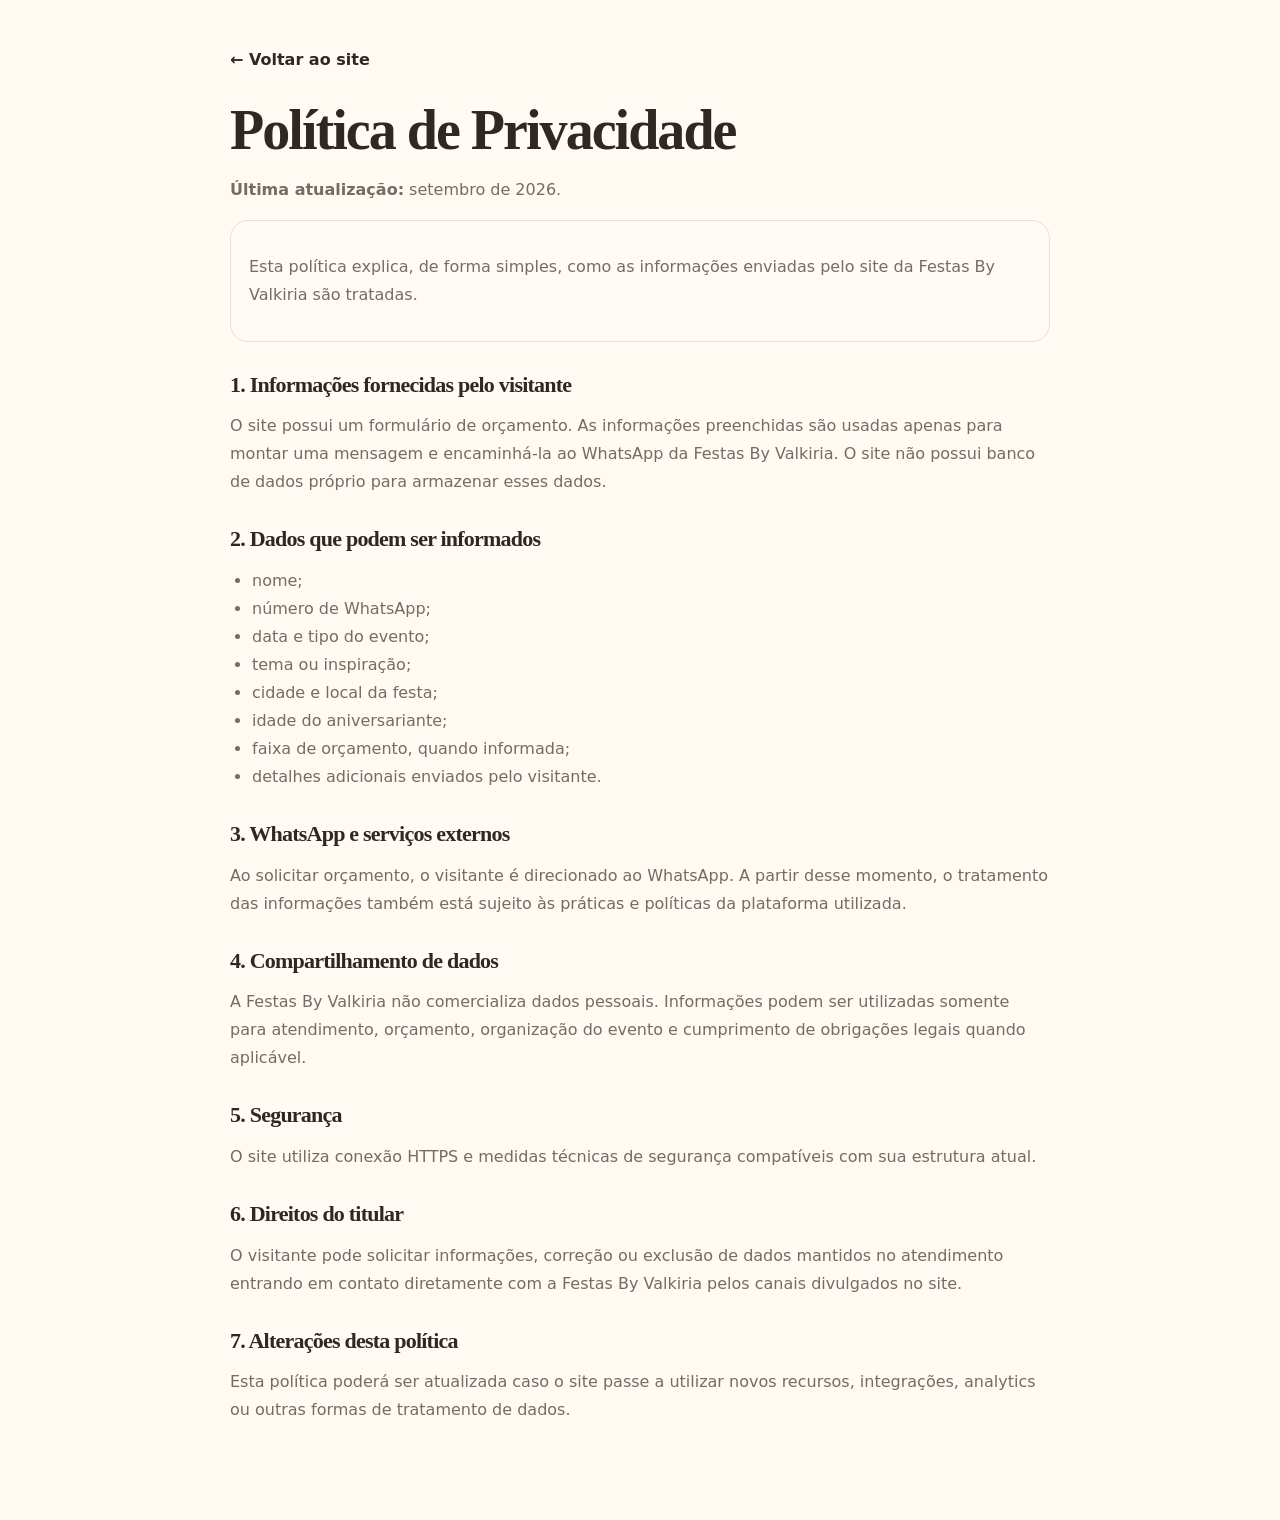
<file: politica-de-privacidade.html>
<!DOCTYPE html>

<html lang="pt-BR">
<head>
<meta charset="utf-8"/>
<meta content="width=device-width, initial-scale=1, viewport-fit=cover" name="viewport"/>
<meta content="index, follow, max-image-preview:large" name="robots"/>
<title>Política de Privacidade | Festas By Valkiria</title>
<meta content="Política de Privacidade da Festas By Valkiria." name="description"/>
<link href="/favicon.ico" rel="icon" sizes="any"/>
<link href="styles.css" rel="stylesheet"/>
</head>
<body>
<main class="legal-page">
<a class="legal-back" href="/">← Voltar ao site</a>
<h1>Política de Privacidade</h1>
<p><strong>Última atualização:</strong> setembro de 2026.</p>
<div class="legal-note">
<p>Esta política explica, de forma simples, como as informações enviadas pelo site da Festas By Valkiria são tratadas.</p>
</div>
<h2>1. Informações fornecidas pelo visitante</h2>
<p>O site possui um formulário de orçamento. As informações preenchidas são usadas apenas para montar uma mensagem e encaminhá-la ao WhatsApp da Festas By Valkiria. O site não possui banco de dados próprio para armazenar esses dados.</p>
<h2>2. Dados que podem ser informados</h2>
<ul>
<li>nome;</li>
<li>número de WhatsApp;</li>
<li>data e tipo do evento;</li>
<li>tema ou inspiração;</li>
<li>cidade e local da festa;</li>
<li>idade do aniversariante;</li>
<li>faixa de orçamento, quando informada;</li>
<li>detalhes adicionais enviados pelo visitante.</li>
</ul>
<h2>3. WhatsApp e serviços externos</h2>
<p>Ao solicitar orçamento, o visitante é direcionado ao WhatsApp. A partir desse momento, o tratamento das informações também está sujeito às práticas e políticas da plataforma utilizada.</p>
<h2>4. Compartilhamento de dados</h2>
<p>A Festas By Valkiria não comercializa dados pessoais. Informações podem ser utilizadas somente para atendimento, orçamento, organização do evento e cumprimento de obrigações legais quando aplicável.</p>
<h2>5. Segurança</h2>
<p>O site utiliza conexão HTTPS e medidas técnicas de segurança compatíveis com sua estrutura atual.</p>
<h2>6. Direitos do titular</h2>
<p>O visitante pode solicitar informações, correção ou exclusão de dados mantidos no atendimento entrando em contato diretamente com a Festas By Valkiria pelos canais divulgados no site.</p>
<h2>7. Alterações desta política</h2>
<p>Esta política poderá ser atualizada caso o site passe a utilizar novos recursos, integrações, analytics ou outras formas de tratamento de dados.</p>
</main>
</body>
</html>
</file>
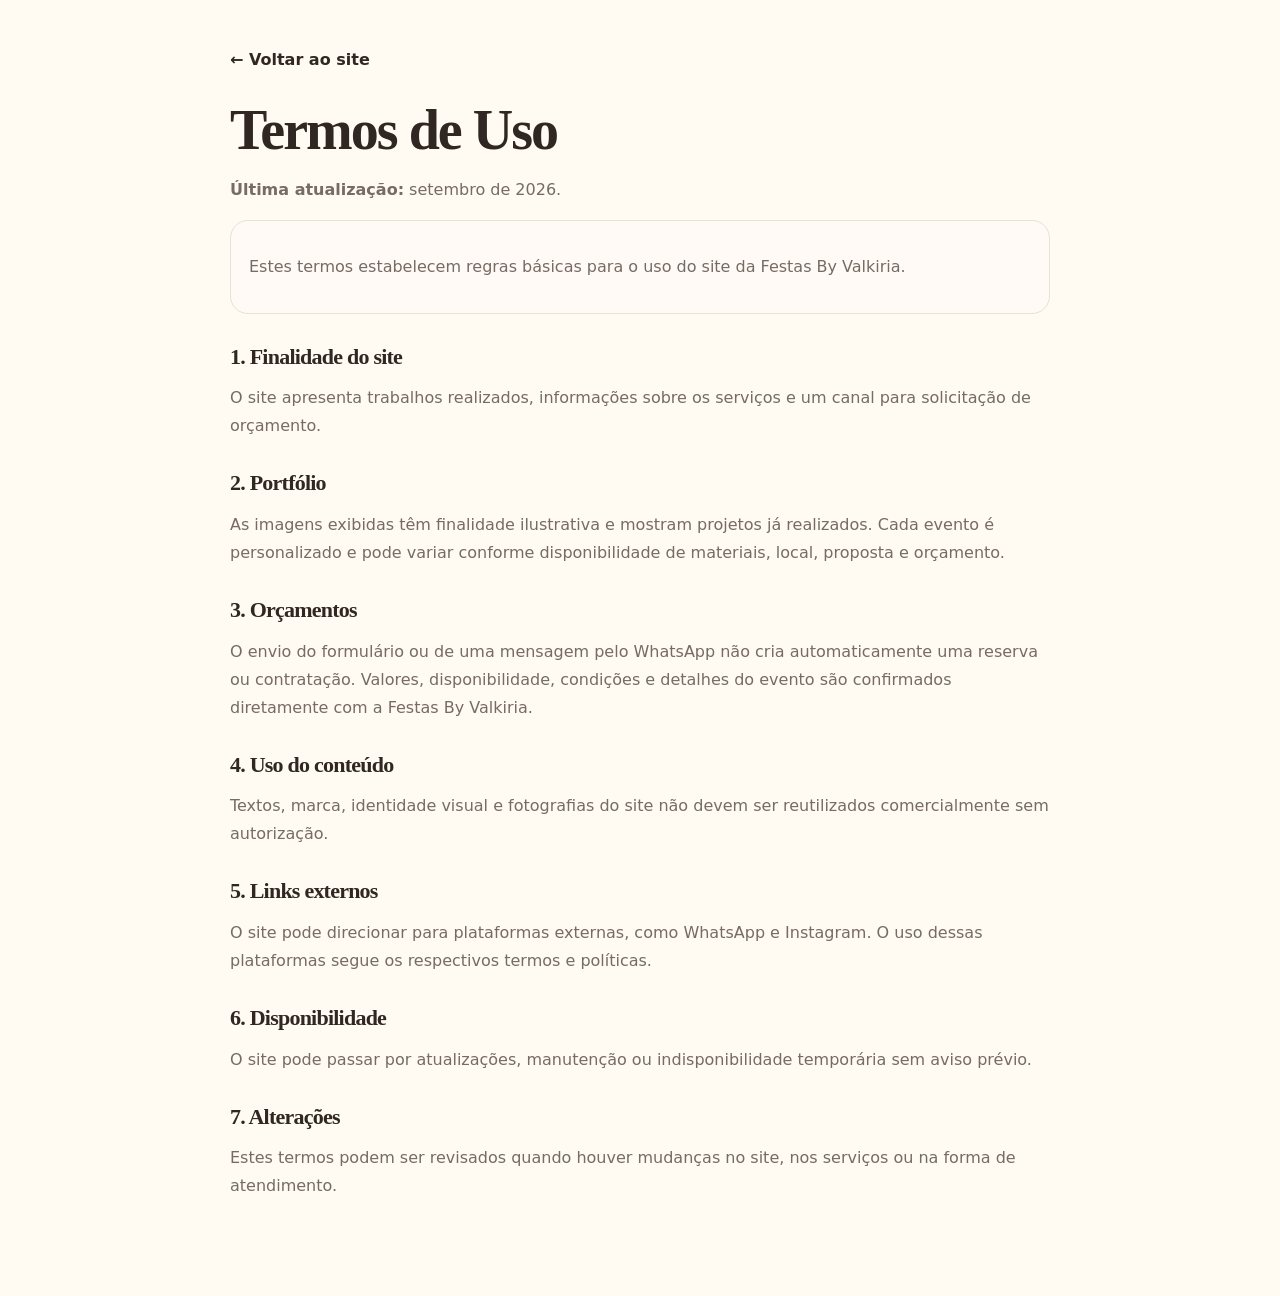
<file: termos-de-uso.html>
<!DOCTYPE html>

<html lang="pt-BR">
<head>
<meta charset="utf-8"/>
<meta content="width=device-width, initial-scale=1, viewport-fit=cover" name="viewport"/>
<meta content="index, follow, max-image-preview:large" name="robots"/>
<title>Termos de Uso | Festas By Valkiria</title>
<meta content="Termos de Uso da Festas By Valkiria." name="description"/>
<link href="/favicon.ico" rel="icon" sizes="any"/>
<link href="styles.css" rel="stylesheet"/>
</head>
<body>
<main class="legal-page">
<a class="legal-back" href="/">← Voltar ao site</a>
<h1>Termos de Uso</h1>
<p><strong>Última atualização:</strong> setembro de 2026.</p>
<div class="legal-note">
<p>Estes termos estabelecem regras básicas para o uso do site da Festas By Valkiria.</p>
</div>
<h2>1. Finalidade do site</h2>
<p>O site apresenta trabalhos realizados, informações sobre os serviços e um canal para solicitação de orçamento.</p>
<h2>2. Portfólio</h2>
<p>As imagens exibidas têm finalidade ilustrativa e mostram projetos já realizados. Cada evento é personalizado e pode variar conforme disponibilidade de materiais, local, proposta e orçamento.</p>
<h2>3. Orçamentos</h2>
<p>O envio do formulário ou de uma mensagem pelo WhatsApp não cria automaticamente uma reserva ou contratação. Valores, disponibilidade, condições e detalhes do evento são confirmados diretamente com a Festas By Valkiria.</p>
<h2>4. Uso do conteúdo</h2>
<p>Textos, marca, identidade visual e fotografias do site não devem ser reutilizados comercialmente sem autorização.</p>
<h2>5. Links externos</h2>
<p>O site pode direcionar para plataformas externas, como WhatsApp e Instagram. O uso dessas plataformas segue os respectivos termos e políticas.</p>
<h2>6. Disponibilidade</h2>
<p>O site pode passar por atualizações, manutenção ou indisponibilidade temporária sem aviso prévio.</p>
<h2>7. Alterações</h2>
<p>Estes termos podem ser revisados quando houver mudanças no site, nos serviços ou na forma de atendimento.</p>
</main>
</body>
</html>
</file>
<file: v2-atelier.css>
:root{
  --chocolate:#2a2422;
  --cocoa:#3a2d29;
  --pink:#e99c8f;
  --peach:#f4bb9c;
  --gold:#e5bd74;
  --cream:#fffaf4;
  --paper:#f7f2e9;
  --line:#e3d9d0;
  --muted:#7c706a;
  --serif:'Cormorant Garamond',Georgia,serif;
  --sans:'Manrope',Arial,sans-serif;
}
*{box-sizing:border-box}html{scroll-behavior:smooth;scroll-padding-top:94px}body{margin:0;background:var(--paper);color:var(--chocolate);font-family:var(--sans);-webkit-font-smoothing:antialiased;overflow-x:hidden}body.modal-open{overflow:hidden}
a{color:inherit;text-decoration:none}button,input,select,textarea{font:inherit}button{cursor:pointer}img{display:block;max-width:100%}:focus-visible{outline:3px solid #bf5a45;outline-offset:4px}.skip-link{position:fixed;left:12px;top:-100px;z-index:300;background:#fff;padding:12px}.skip-link:focus{top:12px}
.topline{height:34px;display:flex;justify-content:space-between;align-items:center;padding:0 5vw;background:#25201e;color:#e9d9c6;font-size:9px;font-weight:800;letter-spacing:.21em}.topline span span{color:var(--peach);padding:0 8px}
.header{height:92px;position:relative;display:flex;justify-content:space-between;align-items:center;padding:0 5vw;background:var(--cream);border-bottom:1px solid var(--line);z-index:70}.brand{display:flex;align-items:center;gap:10px;white-space:nowrap}.brand img{width:62px;height:62px;object-fit:contain}.brand>span{font:600 27px/.98 var(--serif);letter-spacing:-.06em}.brand>span em{font-style:italic;font-size:.7em}.brand small{display:block;font:700 8px/1.8 var(--sans);letter-spacing:.27em;color:var(--muted);margin-top:2px}.nav-items{display:flex;align-items:center;gap:40px}.nav-items>a:not(.header-cta){font-size:11px;font-weight:700}.nav-items>a:not(.header-cta):hover{color:#a86e57}.header-cta{padding:14px 18px;border-radius:4px;background:var(--chocolate);color:#fffaf4;font-size:11px;font-weight:800}.header-cta span{margin-left:15px;font-size:16px}.menu-button{display:none}
.hero{min-height:700px;display:grid;grid-template-columns:51% 49%;background:#322522;color:#fcf4e8;overflow:hidden}.hero-copy{padding:clamp(75px,9.5vw,150px) 6vw 40px 9.3vw;display:flex;flex-direction:column;position:relative;z-index:1}.hero-copy:before{content:'';pointer-events:none;position:absolute;left:-110px;top:90px;width:460px;height:460px;border-radius:50%;background:radial-gradient(circle,rgba(169,91,79,.20) 0,transparent 70%)}.eyebrow,.overline{font-size:10px;font-weight:800;letter-spacing:.23em;text-transform:uppercase}.eyebrow{color:#f5b899;display:flex;align-items:center;gap:15px}.little-line{width:30px;height:1px;background:#f5b899}.hero h1{position:relative;z-index:1;font:500 clamp(68px,7.1vw,115px)/.88 var(--serif);letter-spacing:-.065em;margin:30px 0 27px;text-wrap:balance}.hero h1 em{color:var(--peach);font-weight:500;font-style:italic}.hero-description{position:relative;z-index:1;max-width:455px;color:#decbc2;font-size:14px;line-height:1.9;margin:0}.hero-actions{display:flex;align-items:center;gap:27px;margin-top:35px;position:relative;z-index:2;flex-wrap:wrap}.cta{min-height:52px;padding:16px 22px;display:inline-flex;gap:34px;align-items:center;justify-content:space-between;font-size:11px;font-weight:800;letter-spacing:.02em;border:0;border-radius:3px;transition:transform .24s ease,background .24s ease}.cta>span{font-size:20px;font-weight:400;line-height:0}.cta:hover{transform:translateY(-3px)}.cta-coral{background:#f3b89b;color:#2d2420}.text-link{display:inline-flex;align-items:center;gap:18px;color:#f9eee3;border-bottom:1px solid rgba(253,232,211,.6);padding-bottom:7px;font-size:11px;font-weight:800}.text-link span{font-size:17px}.text-link.dark{color:var(--chocolate);border-bottom-color:#a9907d}.hero-end{display:flex;align-items:center;gap:15px;margin-top:auto;padding-top:60px;white-space:nowrap;font-size:9px;font-weight:800;letter-spacing:.13em;color:#b59e92}.hero-line{height:1px;width:35px;background:#b59e92;opacity:.6}
.hero-photo-wrap{min-width:0;min-height:700px;position:relative;overflow:hidden;background:#e8c3ac}.hero-photo{width:100%;height:100%;object-fit:cover;object-position:center;position:absolute;inset:0;animation:subtleZoom 14s ease-in-out infinite alternate}.hero-photo-overlay{position:absolute;inset:0;background:linear-gradient(90deg,rgba(54,35,29,.06),transparent 30%),linear-gradient(0deg,rgba(31,20,17,.53),transparent 33%)}.ribbon{position:absolute;top:32px;right:28px;background:rgba(254,249,239,.88);padding:10px 15px;font-size:9px;letter-spacing:.13em;font-weight:800;color:#62453a;backdrop-filter:blur(12px)}.ribbon span{color:#bd7264;padding:0 4px}.hero-stamp{position:absolute;bottom:95px;left:-69px;width:210px;height:210px;border-radius:50%;border:1px solid rgba(255,246,220,.65);background:radial-gradient(circle at 30% 20%,#fffdf2 0,#edcda0 56%,#a98163 100%);box-shadow:inset 8px 8px 20px #fff8e4bf,inset -24px -20px 45px #563d356e,0 25px 85px #30211e74;display:grid;justify-items:center;align-content:center;transform:rotate(-7deg);perspective:700px;transition:transform .25s ease;z-index:3}.hero-stamp:before{content:'';position:absolute;inset:11px;border:1px solid #966d4f9c;border-radius:50%}.hero-stamp img{height:112px;object-fit:contain;filter:drop-shadow(0 8px 5px #94664050);transform:rotateY(-7deg)}.hero-stamp span{text-align:center;font-size:9px;font-weight:800;line-height:1.5;letter-spacing:.18em;color:#67432c;margin-top:-3px}.hero-caption{position:absolute;bottom:34px;right:30px;color:#fff9f4;font:italic 31px var(--serif);text-shadow:0 2px 18px #28181370}.hero-caption span{font:700 9px var(--sans);letter-spacing:.14em;margin-left:12px;text-transform:uppercase}
.under-hero{padding:35px clamp(24px,8vw,135px);display:grid;grid-template-columns:repeat(3,1fr);background:#fffaf4;border-bottom:1px solid var(--line);gap:35px}.under-hero>div{display:grid;grid-template-columns:31px 1fr;gap:0 10px}.under-hero .symbol{grid-row:span 2;font-size:25px;line-height:1;color:#bc836b}.under-hero strong{font-size:11px;letter-spacing:.025em}.under-hero small{display:block;margin-top:4px;font-size:11px;color:var(--muted)}
.essencia{max-width:1540px;margin:0 auto;padding:140px clamp(30px,9vw,160px) 145px;display:grid;grid-template-columns:1fr .94fr;gap:9vw;align-items:center}.overline{color:#b47761;margin:0 0 27px}.essencia h2,.section-head h2,.experience h2,.feature-copy h2,.contact-section h2,.faq-section h2{font:500 clamp(56px,5.4vw,96px)/.99 var(--serif);letter-spacing:-.06em;margin:0}.essencia h2 em,.section-head h2 em,.experience h2 em,.feature-copy h2 em,.contact-section h2 em,.faq-section h2 em{color:#c78370;font-weight:500}.essencia-text>p:not(.overline){font-size:14px;line-height:1.95;color:#796d63;max-width:480px;margin:25px 0}.essencia-text .text-link{margin-top:22px}.essencia-photos{height:590px;position:relative}.essencia-large{position:absolute;inset:2% 11% 8% 6%;height:84%;width:75%;object-fit:cover;border-radius:210px 210px 8px 8px;box-shadow:0 30px 70px #6d57462a}.essencia-small{position:absolute;right:-8%;bottom:2%;width:45%;height:42%;object-fit:cover;border:11px solid var(--paper);box-shadow:0 24px 40px #3929202e;border-radius:4px}.outline{position:absolute;inset:-30px 24% 14% -25px;border:1px solid #d6c5af;border-radius:240px 240px 0 0}.essencia-seal{position:absolute;left:-8%;bottom:15%;width:132px;height:132px;display:grid;place-items:center;border-radius:50%;background:#f1dbc0;box-shadow:0 13px 20px #6c463322;transform:rotate(-10deg)}.essencia-seal img{width:104px;height:104px;object-fit:contain}.photo-credit{position:absolute;right:0;top:-35px;font-size:9px;letter-spacing:.18em;color:#ad8c78;writing-mode:vertical-rl}
.statement{background:#edddd0;padding:85px 24px;text-align:center}.statement-inner{max-width:1180px;margin:auto;display:flex;align-items:center;gap:30px}.statement-inner .line{height:1px;flex:1;background:#cbb5a4}.statement p{font:500 clamp(37px,4.2vw,68px)/1.03 var(--serif);letter-spacing:-.04em;margin:0}.statement p em{color:#b26c5a}
.portfolio-section{padding:115px max(5vw,20px) 120px;background:#fdfaf5}.section-head{max-width:1330px;margin:0 auto 46px;display:flex;justify-content:space-between;align-items:flex-end;gap:55px}.section-head p:last-child{font-size:13px;color:#85766d;line-height:1.9;max-width:360px}.filter-bar{max-width:1330px;margin:0 auto 32px;display:flex;gap:8px;flex-wrap:wrap}.filter{padding:11px 17px;border:1px solid #e4d8ce;background:transparent;color:#5a4e48;font-size:11px;font-weight:800;border-radius:999px;transition:background .2s,color .2s}.filter:hover,.filter.active{color:#fff8ef;background:#332623;border-color:#332623}.gallery-grid{max-width:1330px;margin:auto;display:grid;grid-template-columns:repeat(3,minmax(0,1fr));grid-auto-flow:dense;gap:18px}.gallery-card{min-width:0;min-height:380px;height:380px;position:relative;overflow:hidden;border:0;border-radius:3px;background:#ddd0c3;padding:0;box-shadow:0 9px 20px #30211d0c}.gallery-card:nth-child(9n + 1),.gallery-card:nth-child(9n + 6){grid-row:span 2;height:auto;min-height:778px}.gallery-card:nth-child(9n + 4){grid-column:span 2}.gallery-card img{height:100%;width:100%;object-fit:cover;transition:transform .7s cubic-bezier(.2,.65,.1,1)}.gallery-card:hover img{transform:scale(1.07)}.gallery-card:after{content:'';position:absolute;inset:40% 0 0;background:linear-gradient(transparent,rgba(25,15,12,.74))}.gallery-caption{position:absolute;left:23px;right:23px;bottom:20px;z-index:1;color:white;display:flex;align-items:end;justify-content:space-between;text-align:left;gap:8px}.gallery-caption small{display:block;font-size:9px;letter-spacing:.19em;opacity:.78;margin-bottom:7px}.gallery-caption strong{display:block;font:500 32px/1 var(--serif)}.gallery-arrow{border:1px solid #ffffff70;border-radius:50%;width:43px;height:43px;display:grid;place-items:center;font-size:25px;flex:0 0 43px}.gallery-bottom{max-width:1330px;margin:35px auto 0;display:flex;align-items:center;justify-content:space-between;gap:20px}.gallery-bottom p{font-size:11px;color:#8a8078;font-weight:700}.cta-outline{background:transparent;border:1px solid #43352e;color:#43352e}.cta-outline:hover{background:#43352e;color:white}
.experience{background:#2e2623;color:#f8eee3;padding:120px clamp(30px,8vw,150px) 140px;display:grid;grid-template-columns:1fr 1fr;gap:11vw;position:relative;overflow:hidden}.experience:after{content:'';position:absolute;left:-150px;bottom:-340px;width:750px;height:750px;background:url('assets/borboleta-simbolo.png') center/contain no-repeat;opacity:.035;pointer-events:none;transform:rotate(-25deg)}.experience-title{position:relative;z-index:1}.experience .overline{color:#e9ad87}.experience h2 em{color:#edaa92}.experience-title>p:last-of-type{color:#c5b1a2;font-size:14px;line-height:1.9;max-width:400px;margin-top:28px}.small-brand{width:150px;margin-top:80px;opacity:.20}.steps{position:relative;z-index:1}.step{display:grid;grid-template-columns:55px 1fr 30px;align-items:start;gap:22px;padding:28px 0;border-bottom:1px solid #f9ebdb33}.step:first-child{border-top:1px solid #f9ebdb33}.step>span:first-child{font:italic 36px var(--serif);color:#eab392}.step h3{font:500 42px/1 var(--serif);margin:3px 0 10px}.step p{font-size:12px;line-height:1.8;color:#c2aea1;margin:0;max-width:350px}.step-arrow{font-size:23px;color:#f1c49a}.cta-light{background:#f3ded0;color:#2d2220;margin-top:35px}
.feature-break{display:grid;grid-template-columns:1fr 1fr;background:#eadbc9;min-height:550px}.feature-photo{position:relative;overflow:hidden}.feature-photo img{position:absolute;inset:0;width:100%;height:100%;object-fit:cover}.feature-copy{padding:95px max(7vw,50px);position:relative;overflow:hidden}.feature-copy p:not(.overline){font-size:14px;line-height:1.9;color:#796b60;max-width:440px;margin-top:25px}.faux-tile{position:absolute;right:-10px;bottom:-150px;font-size:380px;font-family:var(--serif);color:#ab715733;line-height:1;pointer-events:none}
.contact-section{background:#fff9f1;padding:130px clamp(25px,8vw,160px);display:grid;grid-template-columns:.85fr 1.15fr;gap:8vw}.contact-info p:not(.overline){font-size:14px;line-height:1.9;color:#82746a;max-width:430px;margin:28px 0}.contact-points{display:flex;flex-direction:column;gap:14px;margin:42px 0;color:#7c6a5c;font-size:12px;font-weight:700}.contact-links{display:flex;flex-direction:column;gap:11px}.contact-links a{font-size:14px;font-weight:800}.contact-links a:hover{text-decoration:underline}.contact-section form{background:#f2eae0;box-shadow:0 20px 50px #3b2b2010;padding:39px;border:1px solid #e7d8c8}.form-head{display:flex;justify-content:space-between;align-items:center;gap:20px;border-bottom:1px solid #d9cbbc;padding-bottom:22px;margin-bottom:25px}.form-head strong{font:500 37px/1 var(--serif)}.form-head span{font-size:9px;letter-spacing:.11em;color:#9d7f6b}.form-grid{display:grid;grid-template-columns:1fr 1fr;gap:18px 15px}.form-grid label{display:flex;flex-direction:column;gap:8px;font-size:10px;font-weight:800;letter-spacing:.02em}.form-grid .span-2{grid-column:span 2}.form-grid input,.form-grid select,.form-grid textarea{min-width:0;width:100%;padding:13px 12px;border:1px solid #dfd2c4;background:#fffaf5;color:#352923;border-radius:2px;outline:0;font-size:12px;line-height:1.4}.form-grid input:focus,.form-grid select:focus,.form-grid textarea:focus{border-color:#b2765b;box-shadow:0 0 0 2px #d29b7b36}.form-grid textarea{resize:vertical}.form-note{font-size:10px;color:#786c63;line-height:1.65;margin:20px 0}.submit{width:100%;justify-content:space-between;border:0}.form-error{color:#9a271d;font-size:12px;font-weight:700}
.faq-section{display:grid;grid-template-columns:.7fr 1.3fr;gap:7vw;padding:105px clamp(25px,8vw,160px) 135px;background:#faf5ec}.faq-accordions details{border-bottom:1px solid #d9cbbf}.faq-accordions details:first-child{border-top:1px solid #d9cbbf}.faq-accordions summary{display:flex;align-items:center;justify-content:space-between;gap:25px;cursor:pointer;list-style:none;padding:24px 0;font-size:14px;font-weight:800}.faq-accordions summary::-webkit-details-marker{display:none}.faq-accordions summary span{font-size:23px;font-weight:400;color:#ba7662}.faq-accordions details[open] summary span{transform:rotate(45deg)}.faq-accordions details p{font-size:13px;color:#807168;line-height:1.9;margin:0 0 24px;max-width:630px}
.footer{background:#2a2422;color:#f6ebdd;padding:75px clamp(25px,8vw,160px) 25px}.footer-top{display:flex;justify-content:space-between;gap:40px}.footer-top>div:first-child img{width:94px}.footer-top p{font:italic 41px/1.05 var(--serif);margin:15px 0 0}.footer-link-grid{display:grid;grid-template-columns:1fr 1fr;gap:85px}.footer-link-grid>div{display:flex;flex-direction:column;gap:14px}.footer-link-grid strong{font-size:10px;letter-spacing:.15em;color:#e9aa8d;margin-bottom:11px}.footer-link-grid a,.footer-link-grid span{font-size:12px;color:#cfc1b6}.footer-link-grid a:hover{color:#fff}.footer-bottom{display:flex;align-items:center;justify-content:space-between;gap:20px;margin-top:85px;padding-top:23px;border-top:1px solid #cab4a343;font-size:10px;color:#ad9e94}.footer-bottom a{color:#f3ba99}
.wa-float{position:fixed;z-index:65;right:24px;bottom:22px;border-radius:50%;width:59px;height:59px;background:#25d366;color:white;display:grid;place-items:center;box-shadow:0 10px 30px #1a2c1a44}.wa-float svg{height:31px;width:31px}
.lightbox{position:fixed;inset:0;z-index:200;background:#211a18f5;padding:42px 86px;display:grid;place-items:center}.lightbox[hidden]{display:none}.lightbox figure{margin:0;display:flex;flex-direction:column;align-items:center}.lightbox figure img{width:auto;max-width:min(1120px,83vw);max-height:72vh;object-fit:contain}.lightbox figcaption{font:500 34px var(--serif);color:#fff7f0;margin-top:18px;text-align:center}.lightbox-cta{background:#e9b598;color:#251d1a;font-size:11px;font-weight:800;padding:14px 20px;margin-top:17px}.lightbox button{position:absolute;z-index:1;border:1px solid #f8efe958;background:transparent;color:white;width:48px;height:48px;display:grid;place-items:center;font-size:40px;line-height:.8}.lightbox-close{top:26px;right:30px}.lightbox-prev{left:22px;top:48%}.lightbox-next{right:22px;top:48%}
[data-reveal]{opacity:0;transform:translateY(28px);transition:opacity .75s ease,transform .75s ease}[data-reveal].revealed{opacity:1;transform:translateY(0)}@keyframes subtleZoom{from{transform:scale(1)}to{transform:scale(1.06)}}
@media(max-width:1190px){.hero-copy{padding-left:6vw}.hero h1{font-size:clamp(65px,7vw,99px)}.nav-items{gap:25px}.hero-stamp{width:175px;height:175px;left:-55px}.hero-stamp img{height:95px}.essencia{gap:5vw}.contact-section{gap:4vw}}
@media(max-width:900px){.header{height:76px;padding:0 23px}.brand img{width:55px;height:55px}.brand>span{font-size:23px}.menu-button{display:flex;width:48px;height:46px;border:1px solid #e1d8ce;background:#fff9f1;flex-direction:column;align-items:center;justify-content:center;gap:6px}.menu-button span{width:22px;height:2px;background:#362722}.nav-items{display:none;position:absolute;top:76px;left:0;right:0;background:#fffaf3;box-shadow:0 18px 35px #18120d29;padding:24px;flex-direction:column;align-items:stretch;gap:22px}.nav-items.open{display:flex}.hero{grid-template-columns:1fr;min-height:unset}.hero-copy{padding:100px 7vw 65px}.hero h1{font-size:clamp(68px,12vw,120px)}.hero-end{margin-top:45px;padding-top:10px}.hero-photo-wrap{min-height:520px;height:60vh}.hero-stamp{left:auto;right:25px;bottom:75px;width:185px;height:185px}.hero-stamp img{height:100px}.essencia{grid-template-columns:1fr;gap:60px;padding:105px 7vw}.essencia-photos{height:560px;max-width:680px;width:100%;margin:auto}.experience{gap:6vw;padding:110px 7vw}.contact-section{grid-template-columns:1fr;gap:45px;padding:100px 7vw}.contact-section form{max-width:700px;width:100%;margin:auto}.faq-section{padding:90px 7vw}}
@media(max-width:650px){html{scroll-padding-top:70px}.topline{height:31px;padding:0 14px;justify-content:center;font-size:8px}.topline>span:last-child{display:none}.header{padding:0 17px;height:70px}.nav-items{top:70px}.brand img{width:47px;height:47px}.brand>span{font-size:20px}.brand small{font-size:6.5px}.hero-copy{padding:78px 24px 48px}.hero h1{font-size:clamp(70px,15vw,91px);line-height:.88;margin:27px 0 28px}.hero-description{font-size:13px}.hero-actions{align-items:flex-start;flex-direction:column;gap:25px}.hero-end{gap:9px;white-space:normal;font-size:8px}.hero-photo-wrap{min-height:425px;height:53vh}.hero-photo{object-position:center}.hero-stamp{height:146px;width:146px;right:12px;bottom:62px}.hero-stamp:before{inset:8px}.hero-stamp img{height:78px}.hero-stamp span{font-size:7px}.hero-caption{font-size:26px;right:14px;bottom:19px}.hero-caption span{display:block;font-size:7px;text-align:right;margin-left:0}.ribbon{top:19px;right:12px;font-size:7px;letter-spacing:.05em;padding:8px}.under-hero{grid-template-columns:1fr;padding:32px 24px;gap:24px}.under-hero>div{grid-template-columns:29px 1fr}.essencia{padding:85px 24px 80px}.essencia h2,.section-head h2,.experience h2,.feature-copy h2,.contact-section h2,.faq-section h2{font-size:clamp(52px,12vw,74px)}.essencia-photos{height:440px}.essencia-large{inset:4% 11% 10% 7%;height:79%}.essencia-small{right:-5%;bottom:3%;width:46%;height:37%;border-width:7px}.essencia-seal{width:95px;height:95px;left:-4%;bottom:11%}.essencia-seal img{width:80px}.statement{padding:65px 20px}.statement-inner .line{display:none}.statement p{font-size:41px}.portfolio-section{padding:79px 15px 90px}.section-head{display:block;margin-bottom:29px}.section-head p:last-child{margin-top:20px;font-size:12px}.filter-bar{flex-wrap:nowrap;overflow-x:auto;scrollbar-width:none;padding:3px 0 10px}.filter{flex:0 0 auto}.gallery-grid{grid-template-columns:repeat(2,minmax(0,1fr));gap:10px}.gallery-card,.gallery-card:nth-child(9n + 1),.gallery-card:nth-child(9n + 6){min-height:0;height:230px;grid-row:auto}.gallery-card:nth-child(9n + 1){grid-column:span 2;height:310px}.gallery-card:nth-child(9n + 4){grid-column:auto}.gallery-caption{left:11px;right:11px;bottom:12px}.gallery-caption strong{font-size:22px}.gallery-caption small{font-size:7px}.gallery-arrow{width:29px;height:29px;flex-basis:29px;font-size:18px}.gallery-bottom{gap:15px}.gallery-bottom p{font-size:9px}.gallery-bottom .cta{min-height:44px;font-size:10px;padding:12px}.experience{grid-template-columns:1fr;padding:78px 24px 87px;gap:30px}.small-brand{display:none}.step{grid-template-columns:40px 1fr 20px;gap:11px}.step h3{font-size:38px}.step>span:first-child{font-size:29px}.step p{font-size:11px}.feature-break{grid-template-columns:1fr}.feature-photo{height:350px}.feature-copy{padding:73px 24px 90px}.contact-section{padding:82px 15px 90px}.contact-info{padding:0 9px}.contact-section form{padding:21px}.form-head strong{font-size:31px}.form-head span{font-size:8px}.form-grid{grid-template-columns:1fr}.form-grid .span-2{grid-column:span 1}.faq-section{grid-template-columns:1fr;gap:30px;padding:75px 24px 90px}.faq-accordions summary{font-size:12px}.footer{padding:65px 24px 20px}.footer-top{display:block}.footer-top p{font-size:37px}.footer-link-grid{margin-top:48px;gap:20px}.footer-bottom{display:block;margin-top:65px}.footer-bottom a{display:block;margin-top:12px}.lightbox{padding:85px 30px}.lightbox figure img{max-width:88vw;max-height:65vh}.lightbox-prev{left:4px;top:50%;width:38px!important}.lightbox-next{right:4px;top:50%;width:38px!important}.lightbox-close{right:15px;top:14px}.lightbox figcaption{font-size:28px}.wa-float{bottom:16px;right:14px;width:53px;height:53px}}
@media(max-width:370px){.hero h1{font-size:65px}.hero-end{font-size:7px}.gallery-card{height:200px}.gallery-card:nth-child(9n + 1){height:275px}.gallery-caption strong{font-size:18px}}
@media(prefers-reduced-motion:reduce){html{scroll-behavior:auto}*,*::before,*::after{animation:none!important;transition:none!important}[data-reveal]{opacity:1;transform:none}}



/* V2.2 — Ateliê imersivo | acentos editoriais e profundidade comedida */
.reading-progress{position:fixed;inset:0 auto auto 0;height:3px;width:0;background:linear-gradient(90deg,#df9a82,#f3cc91);z-index:300;pointer-events:none;transition:width .1s linear}
.header{position:sticky;top:0;transition:box-shadow .3s ease,background .3s ease;box-shadow:0 1px 0 #d9c7ba33}
.header.is-scrolled{background:#fffaf4f0;backdrop-filter:blur(18px);box-shadow:0 8px 30px #25151115}
.header-cta{transition:background .25s,transform .25s}.header-cta:hover{background:#a45e4a;transform:translateY(-2px)}
.hero-copy{background:radial-gradient(circle at 70% 24%,#573b342d,transparent 45%),linear-gradient(150deg,#332522,#2c211f 75%)}
.hero h1 em{position:relative;display:inline-block}.hero h1 em:after{content:"";height:1px;position:absolute;bottom:-9px;left:0;right:12%;background:#dca48890;transform:rotate(-1.5deg)}
.hero-photo-wrap{isolation:isolate}.hero-photo{transition:opacity .28s ease}.hero-photo.is-switching{opacity:.45}
.hero-photo-overlay{pointer-events:none}
.hero-switcher{position:absolute;z-index:4;right:24px;top:95px;display:grid;gap:10px;padding:8px;border:1px solid #ffffff6e;background:#1f17175c;backdrop-filter:blur(12px);border-radius:80px}
.hero-choice{border:2px solid transparent;width:58px;height:58px;padding:0;overflow:hidden;border-radius:50%;background:#e6d3bd;opacity:.72;transition:opacity .22s,transform .22s,border-color .22s}
.hero-choice img{height:100%;width:100%;object-fit:cover}
.hero-choice:hover,.hero-choice.is-active{opacity:1;transform:scale(1.06);border-color:#fff6e8}
.hero-caption{max-width:390px;display:flex;flex-direction:column;gap:4px;align-items:flex-end;text-align:right;z-index:3}.hero-caption>span{font:italic 34px/1 var(--serif)}.hero-caption>small{font:700 9px var(--sans);letter-spacing:.16em}
.ribbon{left:26px;right:auto;z-index:2}
.editorial-ribbon{overflow:hidden;background:#dfc1ac;color:#553c32;border-top:1px solid #a8806738;border-bottom:1px solid #a8806738;height:72px;display:flex;align-items:center}
.ribbon-flow{display:flex;width:max-content;animation:flowTape 45s linear infinite}.ribbon-flow span{white-space:nowrap;font:italic 500 35px/.9 var(--serif);letter-spacing:.02em}.ribbon-flow b{font:400 17px var(--sans);color:#a26755;vertical-align:middle;margin:0 36px}
@keyframes flowTape{to{transform:translateX(-50%)}}
.curated{padding:130px max(5vw,25px) 125px;background:#eadecf;position:relative;overflow:hidden}
.curated:before{content:"";position:absolute;top:-130px;right:-140px;height:520px;width:520px;border-radius:50%;border:1px solid #b58c7242;box-shadow:0 0 0 100px #d5aa9033,0 0 0 210px #d5aa901d;pointer-events:none}
.curated-heading{position:relative;max-width:1330px;margin:0 auto 48px;display:flex;justify-content:space-between;align-items:flex-end;gap:70px}
.curated-heading h2{font:500 clamp(59px,6vw,102px)/.9 var(--serif);letter-spacing:-.065em;max-width:770px;margin:0}.curated-heading h2 em{color:#a85f4c}
.curated-heading>p{max-width:330px;color:#68574d;font-size:13px;line-height:1.85;margin:0 0 8px}
.curated-stage{display:grid;grid-template-columns:minmax(0,1.22fr) minmax(360px,.78fr);max-width:1330px;margin:auto;min-height:620px;background:#302522;box-shadow:0 35px 90px #4830202b}
.curated-visual{position:relative;min-height:620px;overflow:hidden;background:#846a58}
.curated-visual img{position:absolute;inset:0;width:100%;height:100%;object-fit:cover;transition:opacity .28s ease,transform .65s ease}
.curated-visual img.is-switching{opacity:.3;transform:scale(1.04)}
.curated-photo-tag{position:absolute;top:24px;left:24px;color:#291e1b;background:#fff7ebed;padding:12px 16px;font-size:9px;font-weight:800;letter-spacing:.13em}
.curated-counter{position:absolute;bottom:32px;left:32px;color:#fff;letter-spacing:.1em;font:500 26px var(--serif);text-shadow:0 2px 15px #2f1c19aa}
.curated-panel{position:relative;overflow:hidden;padding:76px clamp(34px,4vw,74px) 52px;background:radial-gradient(circle at 95% 5%,#75504665,transparent 42%),#302522;color:#f8ead9;display:flex;flex-direction:column}
.curated-corner{position:absolute;right:-15px;top:0;font-size:160px;line-height:1;color:#e0b89416;transform:rotate(15deg);pointer-events:none}
.curated-label{font-size:10px;font-weight:800;letter-spacing:.24em;color:#e7b796;margin:0 0 48px}
.curated-panel h3{font:500 clamp(56px,5.5vw,83px)/.94 var(--serif);letter-spacing:-.06em;margin:0 0 23px;position:relative}
.curated-panel h3 em{color:#f2b99a}
.curated-panel>p:not(.curated-label){color:#d7c3b5;font-size:13px;line-height:1.85;margin:0 0 38px;max-width:380px}
.curated-choices{margin-top:auto;border-top:1px solid #d1ac9460}
.curated-choice{display:flex;align-items:center;gap:18px;text-align:left;justify-content:flex-start;width:100%;border:0;border-bottom:1px solid #d1ac9444;background:transparent;color:#e4d1c0;padding:16px 0;font-size:12px;font-weight:700;transition:color .2s,padding .2s}
.curated-choice span:first-child{font:italic 26px var(--serif);color:#bd9c88;min-width:27px}
.curated-choice span:last-child{margin-left:auto;font-size:19px;font-weight:400}
.curated-choice:hover,.curated-choice.is-selected{color:#ffba98;padding-left:7px}
.curated-cta{display:flex;align-items:center;justify-content:space-between;background:#f1b69a;color:#2b201c;padding:17px 20px;margin-top:28px;font-weight:800;font-size:11px;transition:background .2s}
.curated-cta:hover{background:#ffd4b9}.curated-cta span{font-size:20px}
.portfolio-tally{max-width:1330px;margin:0 auto 32px;display:flex;align-items:center;gap:13px;color:#53463e}
.portfolio-tally-number{font:italic 58px/.85 var(--serif);letter-spacing:-.08em;color:#b67b63}
.portfolio-tally>span:nth-child(2){font-size:11px;line-height:1.4;font-weight:700;color:#827469}.portfolio-tally-line{height:1px;flex:1;background:#d6c8bd;margin:0 20px}.portfolio-tally>span:last-child{font-size:9px;letter-spacing:.15em;font-weight:800;color:#a47b65}
.gallery-card{transition:box-shadow .35s,transform .35s}.gallery-card:hover{box-shadow:0 20px 35px #2e1b151a;transform:translateY(-4px)}
.gallery-card .gallery-arrow{transition:transform .3s}.gallery-card:hover .gallery-arrow{transform:rotate(45deg)}
@media(max-width:1100px){.curated-stage{grid-template-columns:1.1fr .9fr}.curated-panel{padding:50px 32px}.curated-panel h3{font-size:64px}.curated-visual,.curated-stage{min-height:570px}.curated-heading h2{font-size:75px}}
@media(max-width:900px){.curated{padding:95px 5vw}.curated-heading{display:block}.curated-heading>p{margin-top:24px}.curated-stage{grid-template-columns:1fr}.curated-visual{min-height:490px}.curated-panel{padding:52px 45px}.curated-label{margin-bottom:25px}.curated-panel h3{font-size:68px}.curated-choices{margin-top:15px}}
@media(max-width:650px){.reading-progress{height:2px}.hero-switcher{top:65px;right:12px;padding:6px;gap:7px}.hero-choice{width:42px;height:42px}.ribbon{left:12px;top:19px}.hero-caption>span{font-size:26px}.hero-caption>small{font-size:7px}.editorial-ribbon{height:60px}.ribbon-flow span{font-size:29px}.ribbon-flow b{margin:0 22px;font-size:14px}.curated{padding:75px 16px 80px}.curated-heading{margin-bottom:30px}.curated-heading h2{font-size:clamp(50px,12vw,75px)}.curated-heading>p{font-size:12px}.curated-visual{min-height:350px}.curated-stage{min-height:0}.curated-photo-tag{top:14px;left:14px;font-size:7px;padding:10px}.curated-counter{left:18px;bottom:17px;font-size:23px}.curated-panel{padding:38px 24px}.curated-panel h3{font-size:60px}.curated-label{margin-bottom:26px}.portfolio-tally{gap:12px}.portfolio-tally-number{font-size:49px}.portfolio-tally-line{margin:0 4px}.portfolio-tally>span:last-child{font-size:8px;max-width:94px;text-align:right}}
@media(prefers-reduced-motion:reduce){.ribbon-flow{animation:none}.hero-photo,.curated-visual img{animation:none;transition:none}}

/* Acabamento: selo 3D inteiro dentro da imagem no desktop */
@media(min-width:901px){.hero-stamp{left:22px;bottom:86px}}


/* V2.2.1 — Frase especial: infância e memórias (Ateliê) */
.statement-childhood{
  padding:90px 26px 100px;
  background:radial-gradient(circle at 51% 0%,#f8ece3 0%,#edddd0 58%,#e7d4c5 100%);
}
.statement-childhood .statement-inner{max-width:1260px;gap:32px;align-items:center}
.statement-childhood .statement-inner .line{background:linear-gradient(90deg,transparent,#c6a993 60%,transparent);opacity:.85}
.statement-childhood .statement-copy{max-width:960px;flex:0 1 960px;min-width:0;margin:auto}
.statement-childhood .statement-butterfly{display:block;width:56px;height:56px;object-fit:contain;margin:0 auto 17px;opacity:.67}
.statement-childhood .statement-eyebrow{display:block;color:#795d50;font:800 10px/1.5 var(--sans);letter-spacing:.21em;margin-bottom:22px}
.statement-childhood .statement-prelude{font:italic 500 clamp(31px,3.3vw,50px)/1.08 var(--serif);color:#9e6655;letter-spacing:-.035em;margin:0 0 14px}
.statement-childhood .statement-message{font:500 clamp(36px,4.1vw,62px)/1.06 var(--serif);color:#382924;letter-spacing:-.04em;margin:0 auto;max-width:880px;text-wrap:balance}
.statement-childhood .statement-message strong{font-weight:500}
@media(max-width:900px){
  .statement-childhood{padding:82px 24px 88px}
  .statement-childhood .statement-inner .line{display:none}
  .statement-childhood .statement-copy{flex:1;max-width:730px}
}
@media(max-width:650px){
  .statement-childhood{padding:70px 24px 78px}
  .statement-childhood .statement-butterfly{width:48px;height:48px;margin-bottom:13px}
  .statement-childhood .statement-eyebrow{font-size:9px;letter-spacing:.14em;margin-bottom:16px}
  .statement-childhood .statement-prelude{font-size:clamp(30px,8vw,42px);line-height:1.08;margin-bottom:18px}
  .statement-childhood .statement-message{font-size:clamp(34px,8.7vw,48px);line-height:1.1;letter-spacing:-.035em}
}


/* V2.3 — navegação elegante, busca e experiência mobile */
.portfolio-search{max-width:1330px;margin:0 auto 30px;display:flex;align-items:flex-end;justify-content:space-between;gap:30px;padding:22px 0 20px;border-bottom:1px solid #d5c4b4}
.portfolio-search label{display:flex;flex-direction:column;gap:5px;flex:0 0 auto;color:#846b5e;font-size:10px;letter-spacing:.06em}
.portfolio-search label strong{font:500 clamp(26px,3vw,38px)/1 var(--serif);letter-spacing:-.025em;color:#382923}
.portfolio-search-field{flex:0 1 480px;display:flex;gap:10px;align-items:center;min-width:0;background:#f6eee5;border:1px solid #c6aa97;border-radius:4px;padding:9px 12px;transition:border-color .2s,box-shadow .2s}
.portfolio-search-field:focus-within{border-color:#a55f4a;box-shadow:0 0 0 3px #a55f4a22}
.search-glyph{font:400 31px/.8 var(--serif);color:#a35e48}
.portfolio-search-field input{appearance:none;min-width:0;flex:1;padding:8px 3px;border:0;background:transparent;font-size:12px;color:#342621;outline:0}
.portfolio-search-field input::placeholder{color:#8e7b70}
.portfolio-search-field button{flex:0 0 auto;background:transparent;border:0;color:#9e503f;text-decoration:underline;text-underline-offset:3px;font-size:11px;font-weight:800;padding:8px}
.portfolio-search-field button[hidden]{display:none}
.gallery-empty{grid-column:1/-1;padding:72px 30px;text-align:center;background:#f4e9de;border:1px solid #d7c4b3;color:#41312b}
.gallery-empty strong{font:500 clamp(34px,4vw,55px)/1.05 var(--serif)}
.gallery-empty p{font-size:13px;color:#79665c;margin:14px auto 0;max-width:440px;line-height:1.75}
.curated-helper{display:block;font-size:11px;color:#ddc6b9;line-height:1.5;margin:12px 0 0;text-align:center}
.lightbox-count{font:700 10px var(--sans);letter-spacing:.13em;color:#e0c9b9;text-transform:uppercase;margin-top:6px}
.mobile-actionbar{display:none}
.nav-items>a[aria-current="location"]:not(.header-cta){color:#a7634d}
@media(max-width:650px){
  .portfolio-search{flex-direction:column;align-items:stretch;gap:15px;padding:10px 0 18px;margin-bottom:20px}
  .portfolio-search-field{flex:0 0 auto;width:100%}
  .portfolio-search label strong{font-size:31px}
  .mobile-actionbar{position:fixed;z-index:85;left:10px;right:10px;bottom:calc(10px + env(safe-area-inset-bottom));display:grid;grid-template-columns:.8fr 1.2fr;gap:8px;padding:7px;border:1px solid #f5e5d7bb;background:#2e211eea;backdrop-filter:blur(14px);box-shadow:0 15px 40px #2c1a1744;border-radius:10px;opacity:0;visibility:hidden;transform:translateY(125%);transition:opacity .25s ease,transform .25s ease,visibility .25s}
  .mobile-actionbar.is-visible{opacity:1;visibility:visible;transform:translateY(0)}
  .mobile-actionbar a{min-height:47px;display:flex;align-items:center;justify-content:center;gap:9px;text-align:center;font-size:11px;font-weight:800;line-height:1.2;padding:8px;border-radius:6px}
  .mobile-actionbar-portfolio{background:#f5eadc;color:#342621}
  .mobile-actionbar-budget{background:#efb394;color:#2a1d18}
  .mobile-actionbar a span{font-size:17px;font-weight:400}
  body.mobile-actions-active .wa-float{opacity:0;pointer-events:none}
  body{padding-bottom:calc(75px + env(safe-area-inset-bottom))}
  body.modal-open .mobile-actionbar{visibility:hidden;opacity:0;pointer-events:none}
  .lightbox-count{font-size:9px}
}
@media(prefers-reduced-motion:reduce){.mobile-actionbar{transition:none}}


/* V2.4 — Borboleta escultórica com profundidade real de camadas CSS.
   Não usa WebGL nem bibliotecas, não atrapalha ações ou foto.
   A peça inteira é visível e não ultrapassa os limites da vitrine. */
.hero-photo-wrap{isolation:isolate}
.hero-sculpture{
  --tilt-x:0deg;
  --tilt-y:0deg;
  --move-x:0px;
  --move-y:0px;
  position:absolute;
  left:clamp(18px,2.25vw,35px);
  right:auto;
  bottom:105px;
  width:clamp(190px,17vw,256px);
  height:clamp(190px,17vw,256px);
  padding:0;
  display:block;
  border:0;
  border-radius:50%;
  background:transparent;
  box-shadow:none;
  isolation:isolate;
  perspective:1100px;
  transform-style:preserve-3d;
  transform:translate3d(var(--move-x),var(--move-y),0) rotateX(var(--tilt-x)) rotateY(var(--tilt-y)) rotate(-6deg);
  transition:transform .38s cubic-bezier(.2,.85,.25,1);
  z-index:5;
  pointer-events:none;
}
.hero-sculpture::before,.hero-sculpture::after{content:none}
.hero-sculpture span{margin-top:0}
.hero-sculpture__disc{
  position:absolute;
  inset:0;
  border-radius:50%;
  overflow:visible;
  transform-style:preserve-3d;
  background:radial-gradient(circle at 27% 21%,#fffef7 0%,#fff2df 21%,#e9cba3 53%,#a8785b 91%,#7c513c 100%);
  box-shadow:
    0 7px 1px #9c7058,
    0 13px 0 #5f392d25,
    0 29px 60px #2b141f85,
    inset 7px 8px 20px #ffffffcc,
    inset -17px -21px 25px #67402d83;
}
.hero-sculpture__rim{
  position:absolute;inset:7px;border-radius:50%;
  border:1px solid #fff9eacf;
  box-shadow:0 0 0 2px #8c604f6b,inset 0 0 0 2px #e6c5a17a;
  transform:translateZ(4px);
}
.hero-sculpture__ambient{
  position:absolute;inset:16px;border-radius:50%;
  background:radial-gradient(ellipse at 40% 36%,#fff9edbb,transparent 56%);
  transform:translateZ(8px);
}
.hero-sculpture__glint{
  position:absolute;inset:18px;border-radius:50%;
  border-top:1px solid #fff9e7c9;
  background:linear-gradient(117deg,transparent 30%,#ffffff30 44%,#ffffff0a 55%,transparent 61%);
  transform:translateZ(26px);
  z-index:4;
  pointer-events:none;
}
.hero-sculpture img.hero-sculpture__layer{
  position:absolute;left:10%;top:16%;width:80%;height:66%;
  max-width:none;object-fit:contain;
  pointer-events:none;
  backface-visibility:hidden;
  animation:none;
  transform-origin:center;
}
.hero-sculpture img.hero-sculpture__layer--depth{
  transform:translate3d(3px,10px,14px) scale(1.02);
  filter:brightness(.48) sepia(.35) drop-shadow(0 7px 4px #5a352979);
  opacity:.68;
}
.hero-sculpture img.hero-sculpture__layer--light{
  transform:translate3d(-2px,-2px,23px);
  filter:brightness(1.35) saturate(.7);
  opacity:.45;
}
.hero-sculpture img.hero-sculpture__layer--front{
  transform:translate3d(0,0,38px) rotateY(-5deg);
  filter:drop-shadow(0 10px 6px #70413066) drop-shadow(0 2px 1px #fff7e98c);
}
.hero-sculpture span.hero-sculpture__signature{
  position:absolute;inset:auto 0 15px;
  text-align:center;
  font:800 8px/1.5 var(--sans);
  letter-spacing:.18em;
  color:#704b3c;
  text-shadow:0 1px 0 #fff9eae0;
  transform:translateZ(30px);
  z-index:5;
}
.hero-sculpture__signature strong{font-weight:800}
/* A pequena borboleta entre as fotos também ganha relevo — sem repetir grandes moedas. */
.essencia-seal{
  background:radial-gradient(circle at 25% 20%,#fff8e8,#e1bf9a 63%,#ae8061);
  box-shadow:0 15px 2px #9f735d33,0 25px 32px #39292031,inset -9px -10px 18px #85594040,inset 7px 7px 15px #ffffffb5;
  border:1px solid #fdf0d6;
}
.essencia-seal img{filter:drop-shadow(0 9px 4px #70412b50)}
/* A frase aprovada permanece igual, apenas a borboleta tem profundidade. */
.statement-childhood .statement-butterfly{
  filter:drop-shadow(0 8px 5px #7a463a38);
}
@media(min-width:901px) and (prefers-reduced-motion:no-preference){
  .hero-sculpture img.hero-sculpture__layer--front{
    animation:butterfly-breathe 6s ease-in-out infinite alternate;
  }
  @keyframes butterfly-breathe{
    from{transform:translate3d(0,-2px,37px) rotateY(-6deg) rotateX(2deg)}
    to{transform:translate3d(0,3px,44px) rotateY(6deg) rotateX(-3deg)}
  }
}
/* Tablet / celular: composição estática, segura e sem movimentação por toque. */
@media(max-width:900px){
  .hero-sculpture{
    width:174px;height:174px;
    left:auto;right:18px;bottom:96px;
    transform:rotate(-6deg);
  }
  .hero-sculpture span.hero-sculpture__signature{font-size:7px;bottom:12px}
}
@media(max-width:650px){
  .hero-sculpture{
    width:135px;height:135px;
    right:14px;bottom:88px;
  }
  .hero-sculpture img.hero-sculpture__layer{top:17%;height:63%}
  .hero-sculpture span.hero-sculpture__signature{font-size:6px;bottom:8px;letter-spacing:.12em}
  .hero-sculpture__rim{inset:5px}
  .hero-sculpture__glint{inset:11px}
  .hero-sculpture__disc{box-shadow:0 4px 0 #9c7058,0 11px 20px #2b141f60,inset 5px 5px 11px #ffffffbb,inset -10px -12px 20px #67402d70}
}
@media(prefers-reduced-motion:reduce){
  .hero-sculpture{transition:none;transform:rotate(-6deg)}
  .hero-sculpture img.hero-sculpture__layer--front{animation:none}
}

/* V2.4.1 — Borboleta como assinatura, sem disputar espaço com a fotografia.
   Redução proporcional + composição ancorada no canto inferior esquerdo. */
.hero-photo-wrap .hero-sculpture{
  left:clamp(16px,2vw,28px);
  right:auto;
  bottom:clamp(19px,2.4vw,34px);
  width:clamp(120px,10.5vw,158px);
  height:clamp(120px,10.5vw,158px);
}
.hero-sculpture__disc{
  box-shadow:
    0 4px 1px #9c7058,
    0 8px 0 #5f392d1c,
    0 16px 32px #2b141f50,
    inset 5px 6px 15px #ffffffcc,
    inset -11px -14px 20px #67402d66;
}
.hero-sculpture span.hero-sculpture__signature{
  bottom:10px;
  font-size:6.5px;
  letter-spacing:.11em;
}
.hero-sculpture__rim{inset:5px}
.hero-sculpture__glint{inset:12px}
@media (max-width:900px){
  .hero-photo-wrap .hero-sculpture{
    left:18px;
    right:auto;
    bottom:22px;
    width:112px;
    height:112px;
    transform:rotate(-6deg);
  }
  .hero-sculpture span.hero-sculpture__signature{
    font-size:6px;
    bottom:8px;
    letter-spacing:.09em;
  }
}
@media (max-width:650px){
  .hero-photo-wrap .hero-sculpture{
    left:12px;
    bottom:18px;
    width:88px;
    height:88px;
  }
  .hero-sculpture span.hero-sculpture__signature{
    font-size:5px;
    bottom:5px;
    letter-spacing:.04em;
  }
  .hero-sculpture img.hero-sculpture__layer{top:14%;height:66%}
  .hero-sculpture__rim{inset:4px}
  .hero-sculpture__glint{inset:8px}
}
@media (max-width:375px){
  .hero-photo-wrap .hero-sculpture{width:78px;height:78px}
}


/* V2.5 — Instagram editorial + transições tridimensionais discretas */
.instagram-section{position:relative;isolation:isolate;overflow:hidden;background:#efe4d8;color:#352823;padding:115px clamp(25px,7vw,125px) 85px}
.instagram-section::before{content:"";position:absolute;right:-210px;top:-280px;width:650px;height:650px;border:1px solid #bd99813b;border-radius:50%;pointer-events:none}
.instagram-shell{max-width:1400px;margin:auto;display:grid;grid-template-columns:minmax(280px,.84fr) minmax(0,1.16fr);column-gap:clamp(38px,6vw,105px);align-items:center;position:relative}
.instagram-intro{min-width:0;position:relative;z-index:2}
.instagram-kicker{display:flex;align-items:center;gap:11px;font-size:10px;letter-spacing:.17em;font-weight:800;color:#a16d55}
.instagram-kicker-icon{display:grid;place-items:center;width:34px;height:34px;border-radius:50%;border:1px solid #c7a58e;color:#995d44;font-size:20px}
.instagram-overline{font-size:9px;letter-spacing:.20em;font-weight:800;color:#b17f69;margin:42px 0 17px}
.instagram-intro h2{font:500 clamp(57px,5.8vw,100px)/.92 var(--serif);letter-spacing:-.065em;margin:0;max-width:670px}
.instagram-intro h2 em{color:#b77562;font-weight:500}
.instagram-description{font-size:14px;line-height:1.92;color:#76665d;max-width:460px;margin:27px 0 34px}
.instagram-follow{display:inline-flex;align-items:center;gap:13px;background:#352621;color:#fff5eb;padding:17px 21px;font-size:12px;font-weight:800;min-height:54px;transition:transform .25s,background .25s}
.instagram-follow:hover{background:#72493e;transform:translateY(-3px)}
.instagram-follow svg{width:20px;height:20px;flex:none}
.instagram-follow-arrow{font-size:22px;line-height:1;margin-left:8px}
.instagram-city{display:block;color:#a07f6c;font-size:9px;letter-spacing:.18em;margin-top:48px;font-weight:800}
.instagram-showcase{position:relative;display:grid;grid-template-columns:1fr 1fr;gap:14px;align-items:start;perspective:1200px;padding:34px 5px 14px;min-width:0}
.instagram-card{margin:0;position:relative;overflow:hidden;isolation:isolate;min-height:0;aspect-ratio:4/5;background:#c9b1a4;border:7px solid #fff7ee;box-shadow:0 25px 55px #3c292021;transform-style:preserve-3d;backface-visibility:hidden;transform:perspective(1100px) rotateX(var(--ig-rx,0deg)) rotateY(var(--ig-ry,0deg)) translateY(var(--ig-y,0px));transition:transform .45s cubic-bezier(.2,.75,.25,1),box-shadow .45s}
.instagram-card img{width:100%;height:100%;object-fit:cover;transition:transform .65s ease;display:block;transform:translateZ(1px) scale(1.005)}
.instagram-card::after{content:"";position:absolute;inset:58% 0 0;background:linear-gradient(transparent,#23130d91);pointer-events:none}
.instagram-card figcaption{position:absolute;z-index:2;bottom:14px;left:15px;right:12px;color:#fff7ed;font:500 clamp(19px,1.8vw,31px)/1.05 var(--serif);text-shadow:0 2px 15px #160e0d89}
.instagram-card--one{margin-top:2px;transform-origin:bottom right}.instagram-card--two{margin-top:43px;transform-origin:bottom left}
.instagram-card--three{margin-top:-33px;transform-origin:top right}.instagram-card--four{margin-top:10px;transform-origin:top left}
.instagram-disclaimer{grid-column:1/-1;justify-self:end;font-size:10px;line-height:1.6;color:#8c7263;max-width:670px;text-align:right;margin:28px 0 0}
/* Revelação em perspectiva: o site continua legível mesmo sem JS. */
@media(min-width:901px) and (prefers-reduced-motion:no-preference){
  .v25-motion-ready [data-scene-3d]:not(.v25-scene-visible){opacity:.001;transform:perspective(1300px) translate3d(0,54px,-65px) rotateX(7deg);transform-origin:center 70%}
  [data-scene-3d]{transition:opacity .85s cubic-bezier(.22,.61,.36,1),transform 1s cubic-bezier(.16,.8,.2,1)}
  .v25-motion-ready [data-scene-3d].v25-scene-visible{opacity:1;transform:perspective(1300px) translate3d(0,0,0) rotateX(0deg)}
  .instagram-showcase[data-scene-3d]{transition-delay:.10s}
  .instagram-card:hover{--ig-y:-8px;box-shadow:0 32px 65px #3c292039}
  .instagram-card:hover img{transform:translateZ(14px) scale(1.045)}
  .hero-photo-wrap,.curated-visual{perspective:1200px}
  .hero-photo,.curated-visual>img{backface-visibility:hidden;transform-origin:center}
  .hero-photo.is-switching{animation:none;opacity:.22;transform:perspective(1200px) translateZ(-72px) rotateY(12deg) scale(.96);transition:opacity .20s,transform .22s ease-in}
  .curated-visual>img.is-switching{opacity:.2;transform:perspective(1200px) translateZ(-85px) rotateY(-15deg) scale(.95);transition:opacity .20s,transform .22s ease-in}
  .hero-photo.v25-flip-enter,.curated-visual>img.v25-flip-enter{animation:v25-flip-in .62s cubic-bezier(.2,.72,.22,1) both}
  @keyframes v25-flip-in{from{opacity:.25;transform:perspective(1200px) translateZ(-75px) rotateY(-11deg) scale(.965)}to{opacity:1;transform:perspective(1200px) translateZ(0) rotateY(0) scale(1.01)}}
}
@media(max-width:900px){
  .instagram-section{padding:90px 5vw 70px}
  .instagram-shell{grid-template-columns:1fr;gap:35px}
  .instagram-intro h2{max-width:730px}
  .instagram-description{max-width:650px}
  .instagram-city{margin-top:27px}
  .instagram-showcase{max-width:800px;width:100%;margin:auto}
  .instagram-disclaimer{justify-self:start;text-align:left;margin-top:0}
}
@media(max-width:650px){
  .instagram-section{padding:77px 17px 67px}
  .instagram-intro h2{font-size:clamp(53px,12.5vw,73px)}
  .instagram-overline{margin-top:25px}
  .instagram-description{font-size:13px}
  .instagram-follow{width:100%;justify-content:center;font-size:11px;padding:17px 12px;gap:8px}
  .instagram-showcase{gap:9px;padding:9px 0 3px}
  .instagram-card{border-width:5px;box-shadow:0 12px 25px #3c29201d}
  .instagram-card--two{margin-top:26px}.instagram-card--three{margin-top:-19px}.instagram-card--four{margin-top:9px}
  .instagram-card figcaption{font-size:18px;bottom:9px;left:9px;right:8px}
  .instagram-disclaimer{font-size:10px}
}
@media(prefers-reduced-motion:reduce){
  .v25-motion-ready [data-scene-3d],.v25-motion-ready [data-scene-3d]:not(.v25-scene-visible){opacity:1;transform:none;transition:none}
  .instagram-card,.instagram-card:hover{transform:none;transition:none}
  .instagram-card img,.instagram-card:hover img{transform:none;transition:none}
  .hero-photo.is-switching,.curated-visual>img.is-switching{transform:none;transition:none}
}


/* V2.6 — Perspectiva contínua ligada à rolagem (desktop)
   Diferente da animação de entrada da V2.5, a cena gira e muda de profundidade
   conforme a pessoa percorre a página: frontal no centro, angular nas bordas.
   A página continua visível e usável se o JS estiver indisponível. */
@media (min-width:1024px) and (prefers-reduced-motion:no-preference){
  body.v26-motion-active [data-v26-scene],
  body.v26-motion-active [data-v26-scene="instagram"][data-scene-3d].v25-scene-visible{
    transform:perspective(1500px) translate3d(0,var(--v26-y,0px),var(--v26-z,0px)) rotateX(var(--v26-rx,0deg)) rotateY(var(--v26-ry,0deg)) scale(var(--v26-scale,1));
    transform-origin:50% 50%;
    backface-visibility:hidden;
    will-change:transform;
    transition:transform .12s linear;
  }
  body.v26-motion-active [data-v26-scene="hero"]{transform-origin:80% 45%;}
  body.v26-motion-active [data-v26-scene="instagram"]{transform-origin:50% 45%;}
  body.v26-motion-active [data-v26-scene="text"]{transform-origin:center 50%;}
  body.v26-motion-active [data-v26-scene="form"]{transform-origin:50% 15%;}
  body.v26-motion-active .essencia-large,
  body.v26-motion-active .essencia-small{
    transform:translate3d(0,var(--v26-parallax,0px),0);
    transition:transform .12s linear;
    will-change:transform;
  }
  body.v26-motion-active .essencia-small{transform:translate3d(0,var(--v26-parallax-small,0px),36px) rotateY(-2deg);}
  body.v26-motion-active .feature-photo img{
    transform:translate3d(0,var(--v26-photo-y,0px),0) scale(1.10);
    transition:transform .12s linear;
    will-change:transform;
  }
  /* As fotos do portfólio vêm do acervo real; novos cards recebem efeito
     de entrada em profundidade, sem interferir no botão ou no lightbox. */
  body.v26-motion-active .gallery-card.v26-card-pending{
    opacity:.001;
    transform:perspective(1000px) translate3d(0,58px,-125px) rotateX(10deg) rotateY(-6deg);
  }
  body.v26-motion-active .gallery-card.v26-card-pending.v26-card-in{
    opacity:1;
    transform:perspective(1000px) translate3d(0,0,0) rotateX(0) rotateY(0);
  }
  body.v26-motion-active .gallery-card.v26-card-pending{
    transition:opacity .65s ease,transform .8s cubic-bezier(.17,.79,.23,1),box-shadow .35s;
  }
  body.v26-motion-active .gallery-card.v26-card-in:hover{
    transform:perspective(1000px) translate3d(0,-6px,22px) rotateX(-1deg) rotateY(0);
  }
  /* A vitrine tem duas superfícies em profundidades ligeiramente diferentes. */
  body.v26-motion-active .curated-panel{
    transform:perspective(1200px) translateZ(18px);
    backface-visibility:hidden;
  }
  body.v26-motion-active .curated-visual{
    transform:perspective(1200px) translateZ(5px);
    backface-visibility:hidden;
  }
}
/* Realce de perspectiva estático para as separações de cena. */
.curated-stage,.instagram-card,.contact-section form{
  box-shadow:0 30px 65px rgba(45,30,23,.15),0 9px 18px rgba(45,30,23,.08);
}
@media (max-width:1023px), (prefers-reduced-motion:reduce){
  [data-v26-scene]{transform:none!important;}
  .gallery-card.v26-card-pending{opacity:1!important;transform:none!important;}
}

/* V2.7 · Troca automática dos dois destaques: controles leves, sem alterar a composição */
.hero-switcher { align-items:center; justify-items:center; }
.autoplay-toggle { font:700 13px/1 var(--sans, Arial, sans-serif); cursor:pointer; display:inline-flex; justify-content:center; align-items:center; gap:7px; transition:background .2s ease,color .2s ease,border-color .2s ease; }
.autoplay-toggle:focus-visible { outline:3px solid #ffcf99; outline-offset:3px; }
.autoplay-toggle--hero { width:36px;height:36px;border-radius:50%;border:1px solid rgba(255,250,243,.55);color:#fff9f1;background:rgba(43,32,28,.55);padding:0; }
.autoplay-toggle--hero:hover {background:rgba(43,32,28,.85);}
.autoplay-track {display:block; position:relative; height:3px; border-radius:999px; overflow:hidden; background:rgba(237,216,199,.35);}
.autoplay-track-fill {display:block; width:100%;height:100%;transform:scaleX(0);transform-origin:left center;background:#ffcdad;}
.autoplay-track--hero {width:43px; margin:0 0 3px;}
.curated-autoplay-controls {display:flex;align-items:center;justify-content:space-between;gap:12px;margin-top:12px;}
.curated-autoplay-controls>span {font:700 9px/1.5 var(--sans, Arial, sans-serif);letter-spacing:.12em;color:#d2b3a3;}
.autoplay-toggle--curated {background:transparent;border:1px solid rgba(236,207,189,.55);padding:7px 10px;color:#f5dfd2;font-size:10px;white-space:nowrap;border-radius:50px;}
.autoplay-toggle--curated:hover {background:rgba(255,255,255,.09);}
.autoplay-track--curated {width:100%;height:2px;margin-top:12px;background:rgba(224,193,173,.22);}
@keyframes fbvAutoplayAdvance {from{transform:scaleX(0)}to{transform:scaleX(1)}}
@media(max-width:650px){
 .autoplay-toggle--hero {width:28px;height:28px;font-size:11px;}
 .autoplay-track--hero {width:30px;height:2px;}
 .curated-autoplay-controls {margin-top:10px;}
 .curated-autoplay-controls>span {font-size:8px;}
}
@media(prefers-reduced-motion:reduce){.autoplay-track-fill{animation:none!important}}

.footer-legal-links{display:inline-flex;flex-wrap:wrap;gap:9px;align-items:center}.footer-legal-links a{text-decoration:none;color:inherit}.footer-legal-links a:hover{text-decoration:underline}


/* V2.7.1 — Foto vertical do bloco Nosso olhar: exibir a decoração completa. */
.feature-photo {
  isolation: isolate;
  background: #5d4b3f;
}
.feature-photo::before {
  content: "";
  position: absolute;
  inset: -25px;
  z-index: 0;
  pointer-events: none;
  background:
    linear-gradient(rgba(45,32,26,.18),rgba(45,32,26,.18)),
    url("assets/portfolio/dinossauros.webp") center / cover no-repeat;
  filter: blur(19px);
  transform: scale(1.04);
}
.feature-photo > img {
  z-index: 1;
  object-fit: contain;
  object-position: center;
}
/* Mantém o 3D do bloco, mas evita recortar a foto com zoom/parallax. */
@media (min-width: 1024px) and (prefers-reduced-motion: no-preference) {
  body.v26-motion-active .feature-photo > img {
    transform: none;
    transition: none;
    will-change: auto;
  }
}


/* V2.8 — rolagem com profundidade, camadas e iluminação.
   A foto vertical corrigida na V2.7.1 mantém object-fit:contain. */
@media (min-width:1024px) and (prefers-reduced-motion:no-preference){
  body.v26-motion-active [data-v26-scene]{
    transition:transform .2s cubic-bezier(.22,.7,.32,1);
  }
  body.v26-motion-active .hero-photo-wrap,
  body.v26-motion-active .curated-stage,
  body.v26-motion-active .essencia-photos{
    box-shadow:0 30px 75px rgba(42,26,21,var(--v28-depth-shadow,.18));
  }
  body.v26-motion-active .curated-stage{
    position:relative;
    isolation:isolate;
    transform-style:preserve-3d;
  }
  body.v26-motion-active .curated-stage::after{
    content:"";
    position:absolute;
    inset:0;
    z-index:5;
    pointer-events:none;
    background:radial-gradient(ellipse 55% 85% at var(--v28-light-x,50%) 6%,rgba(255,229,201,.14),transparent 85%);
  }
  body.v26-motion-active .curated-panel{
    transform:translateZ(28px) rotateY(var(--v28-inner-rotate,0deg));
    backface-visibility:hidden;
  }
  body.v26-motion-active .curated-visual{
    transform:translateZ(10px);
    backface-visibility:hidden;
  }
  body.v26-motion-active .essencia-large{
    transform:translate3d(0,var(--v26-parallax,0px),16px) rotateY(var(--v28-inner-rotate,0deg));
  }
  body.v26-motion-active .essencia-small{
    transform:translate3d(0,var(--v26-parallax-small,0px),42px) rotateY(-3deg);
  }
  body.v26-motion-active .statement-butterfly{
    transform:translate3d(0,var(--v28-butterfly-y,0px),0) rotateY(-8deg);
    filter:drop-shadow(0 8px 12px rgba(110,74,52,.19));
    transition:transform .2s ease-out;
  }
  /* Somente o fundo desfocado se move, nunca a foto da decoração. */
  body.v26-motion-active .feature-photo::before{
    transform:translate3d(0,var(--v28-backdrop-y,0px),0) scale(1.07);
    transition:transform .2s ease-out;
  }
  body.v26-motion-active .feature-photo > img{
    transform:none;
    object-fit:contain;
  }
}
@media (min-width:1024px) and (hover:hover) and (pointer:fine) and (prefers-reduced-motion:no-preference){
  body.v26-motion-active .gallery-card.v26-card-in{
    transform-origin:center;
    backface-visibility:hidden;
  }
  body.v26-motion-active .gallery-card.v26-card-in:hover{
    z-index:2;
    transform:perspective(1100px) translate3d(0,-8px,25px) rotateX(var(--v28-card-rx,0deg)) rotateY(var(--v28-card-ry,0deg));
    transition:transform .18s ease-out,opacity .2s,box-shadow .25s;
    box-shadow:0 24px 55px rgba(49,29,23,.27);
  }
  body.v26-motion-active .gallery-card.v26-card-in:hover img{transform:scale(1.025);}
  body.v26-motion-active .gallery-card::before{
    content:"";
    position:absolute;
    inset:0;
    z-index:1;
    pointer-events:none;
    opacity:0;
    background:radial-gradient(circle at var(--v28-card-x,50%) var(--v28-card-y,50%),rgba(255,248,225,.22),transparent 63%);
    transition:opacity .2s ease;
  }
  body.v26-motion-active .gallery-card:hover::before{opacity:1;}
  body.v26-motion-active .gallery-card .gallery-caption{z-index:2;}
}
</file>
<file: styles.css>
:root{--cream:#fffaf2;--ink:#302723;--muted:#766b65;--yellow:#ffc928;--coral:#f39a70;--line:#ecdfd3;--green:#25d366;--shadow:0 18px 55px rgba(70,45,30,.12)}
*{box-sizing:border-box}html{scroll-behavior:smooth}body{margin:0;background:var(--cream);color:var(--ink);font-family:Inter,system-ui,-apple-system,"Segoe UI",sans-serif;line-height:1.55}body.no-scroll{overflow:hidden}img{display:block;max-width:100%}button,input,textarea{font:inherit}button{color:inherit}a{color:inherit;text-decoration:none}.container{width:min(1180px,calc(100% - 40px));margin:auto}.section{padding:92px 0}.white{background:#fff}.skip-link{position:absolute;left:-9999px}.skip-link:focus{left:8px;top:8px;background:#fff;padding:10px;z-index:999}
.site-header{position:sticky;top:0;z-index:80;background:rgba(255,250,242,.92);backdrop-filter:blur(16px);border-bottom:1px solid var(--line)}.nav-wrap{height:86px;display:flex;align-items:center;justify-content:space-between}.brand img{width:106px;height:70px;object-fit:contain}.main-nav{display:flex;align-items:center;gap:26px;font-size:14px;font-weight:700}.nav-cta,.button{display:inline-flex;align-items:center;justify-content:center;border:0;border-radius:999px;padding:14px 21px;font-weight:800;cursor:pointer;transition:.2s}.nav-cta,.button.primary{background:linear-gradient(110deg,var(--yellow),var(--coral))}.button.secondary{background:#fff;border:1px solid var(--line)}.button.dark{background:var(--ink);color:#fff}.nav-cta:hover,.button:hover{transform:translateY(-2px);box-shadow:0 10px 25px rgba(0,0,0,.08)}.button.full{width:100%}.menu-toggle{display:none;background:none;border:0;width:44px}.menu-toggle span{display:block;height:2px;background:var(--ink);margin:5px 0}
.eyebrow{text-transform:uppercase;letter-spacing:.15em;font-size:11px;font-weight:900;color:#b95636;margin:0 0 14px}.yellow{color:var(--yellow)}h1,h2{font-family:Georgia,serif;line-height:1.03;letter-spacing:-.035em;margin:0}h1{font-size:clamp(48px,6vw,82px)}h1 span{background:linear-gradient(95deg,#daa100,#ed855e);-webkit-background-clip:text;color:transparent}h2{font-size:clamp(39px,5vw,61px)}.lead{font-size:18px;color:var(--muted);max-width:560px;margin:24px 0 28px}
.hero{padding-top:55px}.hero-grid{display:grid;grid-template-columns:.82fr 1.18fr;gap:54px;align-items:center}.hero-actions,.trust-row{display:flex;gap:12px;flex-wrap:wrap}.trust-row{margin-top:26px;font-size:12px;color:var(--muted)}.trust-row span:before{content:"✓";color:#d98a20;font-weight:900;margin-right:6px}.hero-gallery{position:relative;display:grid;grid-template-columns:1fr .62fr;grid-template-rows:260px 260px;gap:12px}.hero-photo,.work-card,.story-image{border:0;padding:0;overflow:hidden;cursor:zoom-in}.hero-photo{border-radius:26px}.hero-photo.hero-main{grid-row:span 2}.hero-photo img,.work-card img{width:100%;height:100%;object-fit:cover;transition:.35s}.hero-photo:hover img,.work-card:hover img{transform:scale(1.03)}.hero-badge{position:absolute;left:-22px;bottom:24px;background:#fff;border:1px solid var(--line);padding:14px 18px;border-radius:18px;box-shadow:var(--shadow)}.hero-badge strong,.hero-badge span{display:block;font-size:13px}
.section-heading{display:flex;justify-content:space-between;gap:48px;align-items:end;margin-bottom:38px}.section-heading>div{max-width:720px}.section-heading p:not(.eyebrow),.story-copy>p:not(.eyebrow){color:var(--muted)}.section-note{max-width:300px!important;font-size:13px}.compact{margin-bottom:30px}
.portfolio-grid{display:grid;grid-template-columns:1.15fr .85fr .85fr;grid-auto-rows:258px;gap:14px}.work-card{position:relative;border-radius:22px;background:#eee;text-align:left}.work-card.tall{grid-row:span 2}.work-card.wide{grid-column:span 2}.work-card span{position:absolute;left:14px;bottom:14px;background:rgba(255,255,255,.94);padding:8px 11px;border-radius:999px;font-size:12px;font-weight:900}.instagram-cta{margin-top:26px;display:flex;justify-content:space-between;align-items:center;gap:20px;border:1px solid var(--line);padding:22px 24px;border-radius:22px}.instagram-cta strong,.instagram-cta span{display:block}.instagram-cta span{font-size:13px;color:var(--muted)}
.story-grid{display:grid;grid-template-columns:1fr 1fr;gap:58px;align-items:center}.story-image{border-radius:30px;background:none}.story-image img{width:100%;height:590px;object-fit:cover}.feature-list{display:grid;gap:18px;margin-top:28px}.feature-list article{display:grid;grid-template-columns:44px 1fr;gap:14px}.feature-list b{width:44px;height:44px;border-radius:14px;background:#fff0c7;display:grid;place-items:center;color:#945600}.feature-list strong,.feature-list span{display:block}.feature-list span{font-size:14px;color:var(--muted)}
.steps{display:grid;grid-template-columns:repeat(3,1fr);gap:18px}.steps article{background:#fff;border:1px solid var(--line);padding:28px;border-radius:24px}.steps span{font-size:12px;font-weight:900;color:#b95636}.steps p{font-size:14px;color:var(--muted)}
.service-area{background:var(--ink);color:#fff;border-radius:32px;padding:54px;display:grid;grid-template-columns:1.12fr .88fr;gap:48px;align-items:center}.service-area p:not(.eyebrow){color:#ddd0ca}.service-card{background:rgba(255,255,255,.08);border:1px solid rgba(255,255,255,.11);padding:27px;border-radius:22px}
.contact-grid{display:grid;grid-template-columns:.8fr 1.2fr;gap:34px}.contact-copy p:not(.eyebrow){color:var(--muted)}.contact-links{display:flex;flex-direction:column;gap:8px;margin-top:24px;font-weight:800}form{background:#fff;border:1px solid var(--line);border-radius:28px;padding:30px;box-shadow:var(--shadow)}.two-cols{display:grid;grid-template-columns:1fr 1fr;gap:14px}.field{margin-bottom:15px}.field label{display:block;font-size:13px;font-weight:800;margin-bottom:6px}.field input,.field textarea{width:100%;border:1px solid var(--line);background:#fffdf9;border-radius:13px;padding:13px 14px;outline:none}.field textarea{min-height:120px;resize:vertical}.field input:focus,.field textarea:focus{border-color:#e5a05f;box-shadow:0 0 0 3px rgba(243,154,112,.14)}.field [aria-invalid=true]{border-color:#b42318}.error{display:block;min-height:17px;color:#b42318;font-size:12px}.form-note{font-size:12px;color:var(--muted)}
footer{border-top:1px solid var(--line);padding:32px 0}.footer-grid{display:grid;grid-template-columns:auto 1fr auto;gap:20px;align-items:center}.footer-grid img{width:86px;height:64px;object-fit:contain}.footer-grid strong,.footer-grid span{display:block}.footer-grid span,.footer-grid small{font-size:12px;color:var(--muted)}.footer-links{display:flex;gap:16px;font-weight:800}.footer-grid small{grid-column:1/-1;border-top:1px solid var(--line);padding-top:16px}
.whatsapp-float{position:fixed;right:22px;bottom:22px;width:60px;height:60px;border-radius:50%;display:grid;place-items:center;background:var(--green);box-shadow:0 12px 30px rgba(0,0,0,.2);z-index:75}.whatsapp-float svg{width:32px;fill:#fff}
.lightbox{position:fixed;inset:0;background:rgba(18,14,12,.94);z-index:200;display:grid;place-items:center;padding:32px}.lightbox[hidden]{display:none}.lightbox figure{margin:0;max-width:min(92vw,1100px)}.lightbox img{max-height:80vh;object-fit:contain;margin:auto;border-radius:10px}.lightbox figcaption{text-align:center;color:#fff;margin-top:10px}.lightbox button{position:absolute;border:0;background:rgba(255,255,255,.12);color:#fff;cursor:pointer;border-radius:50%}.lightbox-close{right:24px;top:20px;width:46px;height:46px;font-size:31px}.lightbox-prev,.lightbox-next{top:50%;width:50px;height:50px;font-size:38px}.lightbox-prev{left:22px}.lightbox-next{right:22px}:focus-visible{outline:3px solid #2b6cff;outline-offset:3px}
@media(max-width:900px){.menu-toggle{display:block}.main-nav{position:absolute;left:20px;right:20px;top:78px;display:none;flex-direction:column;align-items:stretch;background:#fff;border:1px solid var(--line);border-radius:18px;padding:16px;box-shadow:var(--shadow)}.main-nav.open{display:flex}.hero-grid,.story-grid,.contact-grid,.service-area{grid-template-columns:1fr}.portfolio-grid{grid-template-columns:1fr 1fr}.work-card.wide{grid-column:span 2}.steps{grid-template-columns:1fr}.section-heading{flex-direction:column;align-items:flex-start}.story-image img{height:500px}.footer-grid{grid-template-columns:auto 1fr}.footer-links{grid-column:1/-1}}
@media(max-width:560px){.container{width:min(100% - 28px,1180px)}.section{padding:70px 0}.nav-wrap{height:74px}.brand img{width:90px;height:60px}.hero{padding-top:38px}.hero-gallery{grid-template-columns:1fr 1fr;grid-template-rows:325px 175px}.hero-photo.hero-main{grid-column:span 2;grid-row:auto}.hero-badge{left:9px;bottom:9px}.portfolio-grid{grid-template-columns:1fr;grid-auto-rows:330px}.work-card.tall,.work-card.wide{grid-row:auto;grid-column:auto}.instagram-cta{align-items:flex-start;flex-direction:column}.story-image img{height:450px}.service-area{padding:32px 24px}.two-cols{grid-template-columns:1fr}.footer-grid{grid-template-columns:1fr}.footer-links{grid-column:auto}.lightbox{padding:70px 12px 20px}.lightbox-prev{left:7px}.lightbox-next{right:7px}}
@media(prefers-reduced-motion:reduce){html{scroll-behavior:auto}*,*:before,*:after{transition:none!important}}

.portfolio-conversion{margin-top:34px;background:linear-gradient(135deg,#fff6d7,#fff1e9);border:1px solid var(--line);border-radius:28px;padding:30px;display:flex;justify-content:space-between;gap:28px;align-items:center}
.portfolio-conversion h3{margin:4px 0 8px;font-family:Georgia,serif;font-size:clamp(28px,3.5vw,40px);line-height:1.1;letter-spacing:-.02em}
.portfolio-conversion p:not(.eyebrow){margin:0;color:var(--muted);max-width:650px}
.wa-label{position:absolute;right:70px;white-space:nowrap;background:#1f8f49;color:#fff;padding:10px 14px;border-radius:999px;font-size:13px;font-weight:800;box-shadow:0 10px 25px rgba(0,0,0,.18);opacity:0;pointer-events:none;transform:translateX(6px);transition:.2s ease}
.whatsapp-float:hover .wa-label,.whatsapp-float:focus-visible .wa-label{opacity:1;transform:none}
@media(max-width:900px){.portfolio-conversion{align-items:flex-start;flex-direction:column}.wa-label{display:none}}

.faq-list{display:grid;gap:12px;max-width:900px}
.faq-list details{background:#fff;border:1px solid var(--line);border-radius:18px;padding:0 20px}
.faq-list summary{cursor:pointer;list-style:none;font-weight:800;padding:19px 32px 19px 0;position:relative}
.faq-list summary::-webkit-details-marker{display:none}
.faq-list summary:after{content:"+";position:absolute;right:0;top:14px;font-size:26px;color:#d67753}
.faq-list details[open] summary:after{content:"–"}
.faq-list p{margin:0 0 18px;color:var(--muted);font-size:14px;max-width:760px}
.mobile-cta-bar{display:none}
@media(max-width:700px){
body{padding-bottom:68px}.whatsapp-float{bottom:82px}
.mobile-cta-bar{position:fixed;left:0;right:0;bottom:0;z-index:90;display:grid;grid-template-columns:1fr 1fr;background:#fff;border-top:1px solid var(--line);box-shadow:0 -8px 24px rgba(0,0,0,.08);padding:9px 10px calc(9px + env(safe-area-inset-bottom));gap:8px}
.mobile-cta-bar a{display:flex;align-items:center;justify-content:center;min-height:44px;border-radius:999px;font-weight:900;font-size:13px}
.mobile-cta-bar a:first-child{background:#25d366;color:#302723}
.mobile-cta-bar a:last-child{background:linear-gradient(110deg,var(--yellow),var(--coral));color:var(--ink)}
}
@media(prefers-reduced-motion:no-preference){
.hero-copy,.hero-gallery,.section-heading,.story-copy,.service-area,.contact-copy,form{animation:fadeUp .55s ease both}
@keyframes fadeUp{from{opacity:0;transform:translateY(10px)}to{opacity:1;transform:none}}
}

.about-grid{display:grid;grid-template-columns:1fr .9fr;gap:54px;align-items:center}
.about-copy>p:not(.eyebrow){color:var(--muted);font-size:16px}
.about-highlights{display:flex;flex-wrap:wrap;gap:10px;margin-top:24px}
.about-highlights span{background:#fff6db;border:1px solid var(--line);padding:9px 12px;border-radius:999px;font-size:12px;font-weight:800}
.about-image{border:0;padding:0;border-radius:28px;overflow:hidden;background:#eee;cursor:zoom-in;box-shadow:var(--shadow)}
.about-image img{width:100%;height:520px;object-fit:cover}
.possibility-grid{display:grid;grid-template-columns:repeat(4,1fr);gap:16px}
.possibility-grid article{background:#fff;border:1px solid var(--line);border-radius:22px;padding:24px}
.possibility-grid strong{font-size:17px}
.possibility-grid p{font-size:14px;color:var(--muted);margin-bottom:0}
.possibility-note{font-size:12px;color:var(--muted);margin-top:14px}
.testimonial-placeholder{display:flex;justify-content:space-between;align-items:center;gap:28px;border:1px dashed #d8c9bc;background:#fffaf5;border-radius:24px;padding:26px}
.testimonial-placeholder p{color:var(--muted);margin:4px 0 0;max-width:650px}
.portfolio-maintenance{display:flex;gap:10px;flex-wrap:wrap;align-items:center;margin-top:22px;font-size:12px;color:var(--muted)}
.portfolio-maintenance strong{color:var(--ink)}
.field select{width:100%;border:1px solid var(--line);background:#fffdf9;border-radius:13px;padding:13px 14px;outline:none}
.field select:focus{border-color:#e5a05f;box-shadow:0 0 0 3px rgba(243,154,112,.14)}
@media(max-width:900px){.about-grid{grid-template-columns:1fr}.possibility-grid{grid-template-columns:1fr 1fr}.testimonial-placeholder{align-items:flex-start;flex-direction:column}}
@media(max-width:560px){.possibility-grid{grid-template-columns:1fr}.about-image img{height:430px}}


/* V5.4 — crescimento, filtros e conversão */
.portfolio-filters{display:flex;gap:10px;flex-wrap:wrap;margin:-8px 0 24px}
.filter-btn{border:1px solid var(--line);background:#fff;padding:9px 13px;border-radius:999px;font-weight:800;font-size:12px;cursor:pointer}
.filter-btn.active,.filter-btn:hover{background:var(--ink);color:#fff;border-color:var(--ink)}
.work-card.is-hidden{display:none}
.lightbox-cta{display:inline-flex;margin:14px auto 0;background:linear-gradient(110deg,var(--yellow),var(--coral));color:var(--ink);padding:11px 16px;border-radius:999px;font-weight:900;font-size:13px}
.form-success{margin-top:12px;background:#eefaf1;border:1px solid #b8e6c2;color:#1d6e32;padding:12px 14px;border-radius:14px;font-size:13px;font-weight:800}

/* V5.5 — identidade emocional */
.emotional-quote{position:relative;max-width:820px;margin:10px auto 30px;padding:26px 34px;text-align:center}
.emotional-quote>span{position:absolute;top:-18px;left:50%;transform:translateX(-50%);font-family:Georgia,serif;font-size:72px;line-height:1;opacity:.12}
.emotional-quote p{position:relative;margin:0;font-family:Georgia,"Times New Roman",serif;font-size:clamp(22px,3vw,36px);line-height:1.25;font-style:italic;letter-spacing:-.02em}
.memory-banner{margin:18px 0 42px;padding:44px clamp(24px,6vw,72px);border:1px solid var(--line);border-radius:30px;text-align:center;background:radial-gradient(circle at 15% 20%,rgba(255,218,126,.28),transparent 28%),radial-gradient(circle at 85% 80%,rgba(243,154,112,.20),transparent 28%),#fffaf5;box-shadow:0 16px 45px rgba(60,42,33,.06)}
.memory-banner p{margin:0 0 7px;font-size:clamp(18px,2.2vw,26px);font-family:Georgia,"Times New Roman",serif;font-style:italic}
.memory-banner strong{display:block;max-width:760px;margin:0 auto;font-size:clamp(25px,3.5vw,42px);line-height:1.15;letter-spacing:-.025em}
.memory-banner span{display:inline-block;margin-top:18px;font-size:11px;font-weight:900;letter-spacing:.14em;text-transform:uppercase;opacity:.55}
@media(max-width:560px){.emotional-quote{padding:22px 8px;margin-bottom:24px}.memory-banner{padding:34px 20px;border-radius:24px}}

/* V5.6.1 — revisão de produção */
.hero-copy h1{font-size:clamp(44px,5.25vw,74px)}
.work-card span b,.work-card span small{display:block}
.work-card span small{font-weight:700;opacity:.65;margin-top:1px}
.field select{font:inherit}
@media(max-width:560px){.hero-copy h1{font-size:clamp(42px,13vw,61px)}}


/* V5.6.2 — rodada final focada em celular */
@media(max-width: 760px){
  html{scroll-padding-top:78px}
  body{overflow-x:hidden}

  .container{
    width:min(100% - 28px, 1180px);
  }

  .site-header .container{
    min-height:68px;
  }

  .brand img{
    max-height:48px;
    width:auto;
  }

  .menu-toggle{
    min-width:44px;
    min-height:44px;
    display:inline-flex;
    align-items:center;
    justify-content:center;
    border-radius:14px;
  }

  .main-nav{
    top:68px;
    left:14px;
    right:14px;
    max-height:calc(100dvh - 88px);
    overflow-y:auto;
    border-radius:20px;
    padding:12px;
  }

  .main-nav a{
    min-height:46px;
    display:flex;
    align-items:center;
    padding:10px 12px;
    border-radius:12px;
  }

  .hero{
    padding-top:38px;
    padding-bottom:44px;
  }

  .hero-grid{
    gap:30px;
  }

  .hero-copy h1{
    font-size:clamp(40px,12.8vw,58px);
    line-height:.98;
    letter-spacing:-.045em;
    max-width:100%;
    text-wrap:balance;
  }

  .hero-copy .lead{
    font-size:16px;
    line-height:1.65;
    margin-top:20px;
    max-width:35rem;
  }

  .hero-actions{
    display:grid;
    grid-template-columns:1fr;
    gap:10px;
  }

  .hero-actions .button{
    width:100%;
    min-height:50px;
    justify-content:center;
  }

  .trust-row{
    display:grid;
    grid-template-columns:1fr;
    gap:7px;
    margin-top:20px;
  }

  .hero-gallery{
    gap:10px;
    min-height:auto;
  }

  .hero-gallery img{
    border-radius:20px;
  }

  .section{
    padding-top:58px;
    padding-bottom:58px;
  }

  .section-heading{
    margin-bottom:24px;
  }

  .section-heading h2,
  .about-copy h2{
    font-size:clamp(30px,9vw,42px);
    line-height:1.05;
    text-wrap:balance;
  }

  .section-heading p,
  .about-copy>p:not(.eyebrow){
    font-size:15px;
    line-height:1.65;
  }

  .portfolio-filters{
    display:flex;
    flex-wrap:nowrap;
    overflow-x:auto;
    gap:8px;
    margin:0 -14px 20px;
    padding:2px 14px 8px;
    scrollbar-width:none;
    -webkit-overflow-scrolling:touch;
    scroll-snap-type:x proximity;
  }

  .portfolio-filters::-webkit-scrollbar{
    display:none;
  }

  .filter-btn{
    flex:0 0 auto;
    min-height:42px;
    padding:10px 15px;
    scroll-snap-align:start;
    white-space:nowrap;
  }

  .portfolio-grid{
    grid-template-columns:1fr;
    gap:14px;
  }

  .portfolio-grid .work-card,
  .portfolio-grid .work-card.wide,
  .portfolio-grid .work-card.tall{
    grid-column:auto;
    min-height:0;
    aspect-ratio:4/3;
    border-radius:20px;
  }

  .portfolio-grid .work-card img{
    width:100%;
    height:100%;
    object-fit:cover;
  }

  .work-card span{
    padding:14px 15px;
  }

  .work-card span b{
    font-size:15px;
  }

  .work-card span small{
    font-size:12px;
  }

  .portfolio-maintenance{
    align-items:flex-start;
    gap:5px;
    line-height:1.5;
  }

  .about-grid{
    gap:28px;
  }

  .about-image{
    border-radius:22px;
  }

  .about-image img{
    height:auto;
    aspect-ratio:4/5;
    object-fit:cover;
  }

  .about-highlights{
    gap:8px;
  }

  .about-highlights span{
    font-size:11px;
    padding:8px 10px;
  }

  .possibility-grid{
    gap:12px;
  }

  .possibility-grid article{
    padding:20px;
    border-radius:18px;
  }

  .steps-grid,
  .service-grid,
  .faq-grid{
    gap:12px;
  }

  .memory-banner{
    margin:10px 0 28px;
    padding:30px 18px;
  }

  .memory-banner strong{
    font-size:clamp(26px,8.5vw,38px);
    text-wrap:balance;
  }

  .emotional-quote{
    margin:0 auto 24px;
  }

  .emotional-quote p{
    font-size:clamp(22px,7.2vw,31px);
  }

  form{
    width:100%;
  }

  .form-card,
  .budget-card{
    padding:20px 16px;
    border-radius:22px;
  }

  .two-cols{
    grid-template-columns:1fr !important;
    gap:0 !important;
  }

  .field{
    margin-bottom:14px;
  }

  .field label{
    font-size:13px;
    margin-bottom:7px;
  }

  .field input,
  .field textarea,
  .field select{
    min-height:48px;
    font-size:16px; /* evita zoom automático no iPhone */
    padding:12px 13px;
  }

  .field textarea{
    min-height:120px;
  }

  .button.full{
    min-height:52px;
    font-size:15px;
  }

  .form-success{
    line-height:1.45;
  }

  .testimonial-placeholder{
    padding:20px;
    border-radius:20px;
  }

  .testimonial-placeholder .button{
    width:100%;
    justify-content:center;
  }

  .lightbox{
    padding:14px;
  }

  .lightbox figure{
    width:100%;
    max-width:none;
    margin:0;
  }

  .lightbox figure img{
    max-height:70dvh;
    width:100%;
    object-fit:contain;
    border-radius:16px;
  }

  .lightbox figcaption{
    font-size:12px;
    padding:8px 4px 0;
  }

  .lightbox-cta{
    width:100%;
    justify-content:center;
    min-height:48px;
    margin-top:10px;
  }

  .lightbox-close,
  .lightbox-prev,
  .lightbox-next{
    min-width:44px;
    min-height:44px;
  }

  .lightbox-prev{
    left:8px;
  }

  .lightbox-next{
    right:8px;
  }

  .floating-whatsapp{
    right:14px;
    bottom:82px;
    width:54px;
    height:54px;
  }

  .mobile-cta{
    padding-bottom:max(10px, env(safe-area-inset-bottom));
  }

  .mobile-cta .button{
    min-height:48px;
  }

  footer{
    padding-bottom:90px;
  }
}

@media(max-width: 420px){
  .container{
    width:min(100% - 22px, 1180px);
  }

  .hero{
    padding-top:30px;
  }

  .hero-copy h1{
    font-size:clamp(38px,12.5vw,50px);
  }

  .section{
    padding-top:50px;
    padding-bottom:50px;
  }

  .portfolio-filters{
    margin-left:-11px;
    margin-right:-11px;
    padding-left:11px;
    padding-right:11px;
  }

  .memory-banner{
    padding-left:15px;
    padding-right:15px;
  }

  .floating-whatsapp{
    width:50px;
    height:50px;
  }
}


/* V5.6.3 — correção do cabeçalho e WhatsApp no celular */
@media(max-width:760px){
  .nav-wrap{
    height:68px;
  }

  .menu-toggle{
    display:inline-flex;
    flex-direction:column;
    align-items:center;
    justify-content:center;
    gap:5px;
    width:44px;
    min-width:44px;
    height:44px;
    min-height:44px;
    padding:0;
    background:transparent;
    border:1px solid var(--line);
    border-radius:14px;
    cursor:pointer;
  }

  .menu-toggle span{
    display:block;
    width:23px;
    height:2px;
    margin:0;
    flex:none;
    border-radius:999px;
    background:var(--ink);
  }

  .menu-toggle:focus-visible{
    outline:3px solid rgba(236,155,48,.35);
    outline-offset:2px;
  }

  /* No celular a barra inferior já possui acesso ao WhatsApp. */
  .whatsapp-float{
    display:none !important;
  }
}


/* V5.7 — portfólio com 54 trabalhos */
.portfolio-more-wrap{display:flex;justify-content:center;margin-top:24px}
.portfolio-more{min-width:210px}
@media(max-width:760px){
  .portfolio-more{width:100%;min-height:50px}
}


/* V5.7.1 — correção da grade do portfólio */
.portfolio-grid{
  display:grid;
  grid-template-columns:repeat(3,minmax(0,1fr));
  grid-auto-rows:auto;
  grid-auto-flow:row;
  align-items:stretch;
  gap:14px;
}

.portfolio-grid .work-card,
.portfolio-grid .work-card.wide,
.portfolio-grid .work-card.tall{
  grid-column:auto;
  grid-row:auto;
  width:100%;
  min-width:0;
  aspect-ratio:4/3;
  min-height:0;
}

.portfolio-grid .work-card img{
  width:100%;
  height:100%;
  object-fit:cover;
}

@media(max-width:900px){
  .portfolio-grid{
    grid-template-columns:repeat(2,minmax(0,1fr));
  }

  .portfolio-grid .work-card,
  .portfolio-grid .work-card.wide,
  .portfolio-grid .work-card.tall{
    grid-column:auto;
    grid-row:auto;
    aspect-ratio:4/3;
  }
}

@media(max-width:600px){
  .portfolio-grid{
    grid-template-columns:1fr;
    gap:12px;
  }

  .portfolio-grid .work-card,
  .portfolio-grid .work-card.wide,
  .portfolio-grid .work-card.tall{
    aspect-ratio:4/3;
  }
}


/* V5.7.3 — links legais */
.legal-links{
  display:flex;
  flex-wrap:wrap;
  justify-content:center;
  align-items:center;
  gap:7px;
  margin-top:18px;
  font-size:12px;
  color:var(--muted);
}
.legal-links a{
  color:inherit;
  text-decoration:none;
}
.legal-links a:hover,
.legal-links a:focus-visible{
  color:var(--ink);
  text-decoration:underline;
}
@media(max-width:560px){
  .legal-links{
    gap:6px;
    padding:0 8px;
    line-height:1.6;
  }
}


/* V5.8 — páginas legais e 404 sem estilos inline */
.legal-page{max-width:860px;margin:0 auto;padding:48px 20px 80px}
.legal-page h1{font-size:clamp(34px,6vw,56px);line-height:1.05;margin-bottom:14px}
.legal-page h2{margin-top:32px;font-size:22px}
.legal-page p,.legal-page li{color:var(--muted);line-height:1.75}
.legal-page ul{padding-left:22px}
.legal-back{display:inline-flex;margin-bottom:28px;font-weight:800;text-decoration:none}
.legal-note{border:1px solid var(--line);border-radius:18px;padding:16px 18px;background:#fffaf5}
.not-found{text-align:center;max-width:720px}
.not-found-logo{width:130px;height:auto;margin:0 auto 30px}
.not-found h1{font-size:clamp(42px,7vw,72px)}
.not-found .lead{margin-left:auto;margin-right:auto}
.sr-only{position:absolute!important;width:1px!important;height:1px!important;padding:0!important;margin:-1px!important;overflow:hidden!important;clip:rect(0,0,0,0)!important;white-space:nowrap!important;border:0!important}


/* V5.8.1 — compartilhamento no WhatsApp */
.share-site{
  display:flex;
  flex-direction:column;
  align-items:center;
  gap:10px;
  margin-top:22px;
  text-align:center;
}
.share-site p{
  margin:0;
  font-size:13px;
  color:var(--muted);
}
.share-whatsapp-button{
  min-height:44px;
}
@media(max-width:560px){
  .share-whatsapp-button{
    width:100%;
    justify-content:center;
  }
}


/* V5.8.8 — rodapé completo */
.site-footer{margin-top:0;padding:0 0 max(28px,env(safe-area-inset-bottom));background:#2f2722;color:#fffaf2}
.footer-cta{display:flex;justify-content:space-between;align-items:center;gap:32px;padding-top:44px;padding-bottom:44px;border-bottom:1px solid rgba(255,255,255,.12)}
.footer-cta>div{max-width:690px}.footer-eyebrow{display:block;margin-bottom:10px;color:#f3b649;font-size:11px;font-weight:900;letter-spacing:.13em}
.footer-cta h2{margin:0;max-width:650px;color:#fffaf2;font-family:var(--serif);font-size:clamp(30px,4vw,48px);line-height:1.04}
.footer-cta p{margin:12px 0 0;color:rgba(255,250,242,.72);line-height:1.6}.footer-cta-button{flex:0 0 auto;background:linear-gradient(135deg,#ffc72e,#ef8d59);color:#30251f;border:0;white-space:nowrap}
.footer-main{display:grid;grid-template-columns:minmax(240px,1.35fr) repeat(3,minmax(160px,1fr));gap:46px;padding-top:44px;padding-bottom:40px}
.footer-brand{display:flex;gap:16px;align-items:flex-start}.footer-brand img{width:78px;height:78px;flex:0 0 auto;object-fit:contain}.footer-brand strong{display:block;margin-top:6px;font-size:17px}
.footer-brand p,.footer-share p,.footer-service{margin:7px 0 0;color:rgba(255,250,242,.64);font-size:13px;line-height:1.6}.footer-title{display:block;margin-bottom:16px;color:#fffaf2;font-size:13px;font-weight:900;letter-spacing:.04em}
.footer-nav,.footer-contact{display:flex;flex-direction:column;gap:10px}.footer-nav a,.footer-contact a,.footer-legal a{color:rgba(255,250,242,.72);text-decoration:none;transition:color .18s ease}
.footer-nav a:hover,.footer-nav a:focus-visible,.footer-contact a:hover,.footer-contact a:focus-visible,.footer-legal a:hover,.footer-legal a:focus-visible{color:#fff}
.footer-contact a span,.footer-contact a b{display:block}.footer-contact a span{margin-bottom:2px;color:rgba(255,250,242,.52);font-size:11px}.footer-contact a b{color:#fffaf2;font-size:13px}
.footer-share p{margin-bottom:14px}.footer-share-button{display:inline-flex;align-items:center;justify-content:center;min-height:42px;padding:10px 15px;border:1px solid rgba(255,255,255,.18);border-radius:999px;color:#fffaf2;font-size:12px;font-weight:900;text-decoration:none}
.footer-share-button:hover,.footer-share-button:focus-visible{border-color:rgba(255,255,255,.38);background:rgba(255,255,255,.06)}
.footer-bottom{display:flex;justify-content:space-between;align-items:center;gap:24px;padding-top:22px;border-top:1px solid rgba(255,255,255,.12)}.footer-bottom small{color:rgba(255,250,242,.5);font-size:11px}
.footer-legal{display:flex;flex-wrap:wrap;justify-content:flex-end;gap:7px;font-size:11px}.footer-legal span{color:rgba(255,250,242,.3)}
@media(max-width:980px){.footer-main{grid-template-columns:repeat(2,minmax(0,1fr));gap:34px 44px}}
@media(max-width:700px){.footer-cta{align-items:flex-start;flex-direction:column;gap:22px}.footer-cta-button{width:100%;justify-content:center}.footer-main{grid-template-columns:1fr;gap:30px}.footer-brand{max-width:420px}.footer-bottom{align-items:flex-start;flex-direction:column;gap:13px}.footer-legal{justify-content:flex-start}}
@media(max-width:420px){.footer-cta{padding-top:36px;padding-bottom:36px}.footer-main{padding-top:36px;padding-bottom:32px}.footer-brand img{width:68px;height:68px}}
</file>
